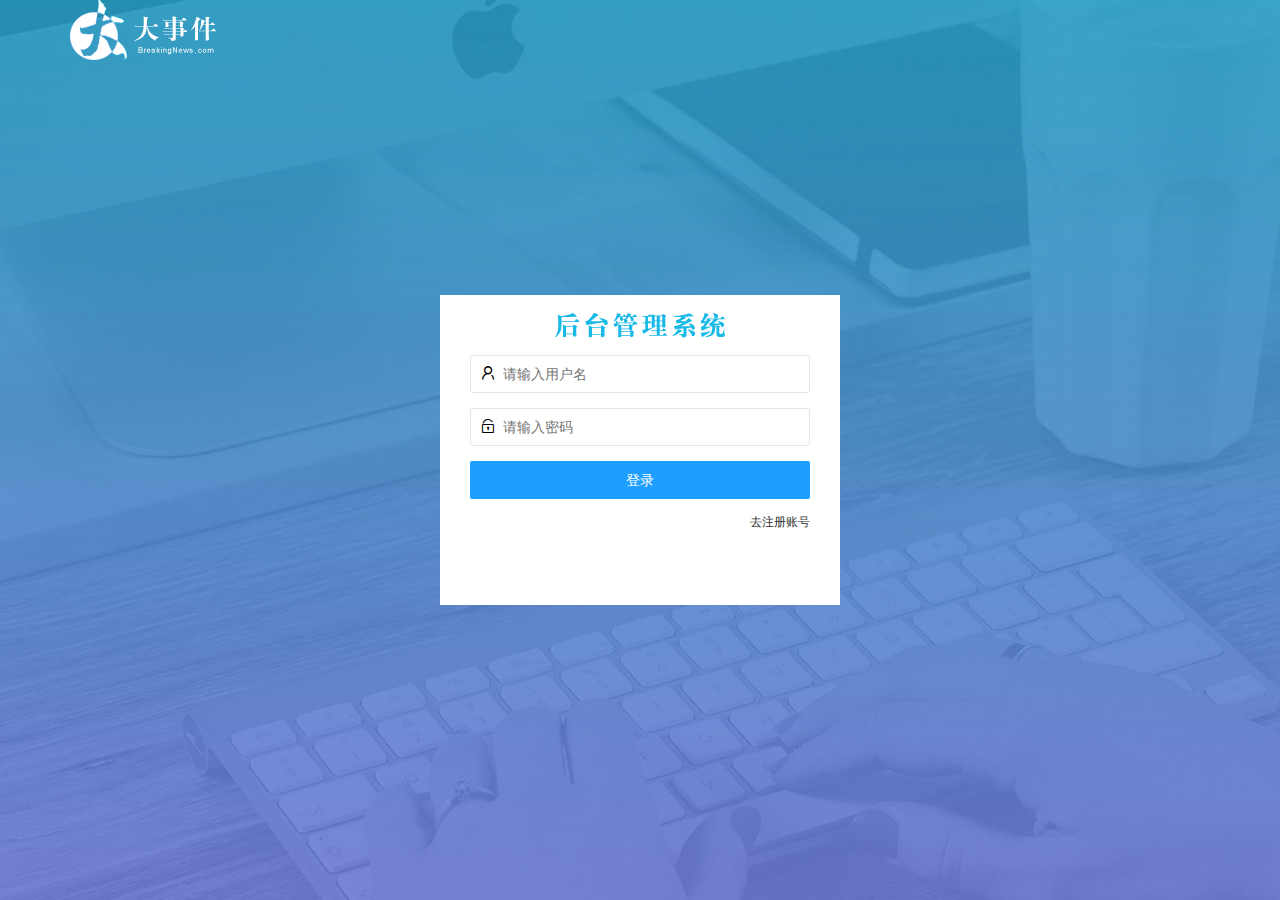
<file: login.html>
<!DOCTYPE html>
<html lang="en">

<head>
    <meta charset="UTF-8">
    <meta http-equiv="X-UA-Compatible" content="IE=edge">
    <meta name="viewport" content="width=device-width, initial-scale=1.0">
    <title>大事件-登录/注册</title>
    <!-- 导入layui的样式 -->
    <link rel="stylesheet" href="./assets/lib/layui/css/layui.css">
    <link rel="stylesheet" href="./css/login.css">
</head>

<body>
    <!-- 头部的 LOGO 区域 -->
    <div class="layui-main">
        <img src="/assets/images/logo.png" alt="" />
    </div>

    <!-- 登录注册区域 -->
    <div class="loginAndRegBox">
        <div class="title-box"></div>
        <!-- 登录的 div -->
        <div class="login-box">
            <!-- 登录的表单 -->
            <form class="layui-form" id="form_login">
                <!-- 用户名 -->
                <div class="layui-form-item">
                    <i class="layui-icon layui-icon-username"></i>
                    <input type="text" name="username" required lay-verify="required" placeholder="请输入用户名" autocomplete="off" class="layui-input" />
                </div>
                <!-- 密码 -->
                <div class="layui-form-item">
                    <i class="layui-icon layui-icon-password"></i>
                    <input type="password" name="password" required lay-verify="required|pwd" placeholder="请输入密码" autocomplete="off" class="layui-input" />
                </div>
                <!-- 登录按钮 -->
                <div class="layui-form-item">
                    <!-- 注意：表单提交按钮和普通按钮的区别，就是 lay-submit 属性 -->
                    <button class="layui-btn layui-btn-fluid layui-btn-normal" lay-submit>登录</button>
                </div>
                <div class="layui-form-item links">
                    <!-- javascript:; 防止点击a链接发生页面的跳转 -->
                    <a href="javascript:;" id="link_reg">去注册账号</a>
                </div>
            </form>

        </div>
        <!-- 注册的 div -->
        <div class="reg-box">
            <!-- 注册的div -->
            <div class="reg-box">
                <!-- 注册的表单 -->
                <form class="layui-form" id="form_reg">
                    <!-- 用户名 -->
                    <div class="layui-form-item">
                        <i class="layui-icon layui-icon-username"></i>
                        <input type="text" name="username" required lay-verify="required" placeholder="请输入用户名" autocomplete="off" class="layui-input" />
                    </div>
                    <!-- 密码 -->
                    <div class="layui-form-item">
                        <i class="layui-icon layui-icon-password"></i>
                        <input type="password" name="password" required lay-verify="required|pwd" placeholder="请输入密码" autocomplete="off" class="layui-input" />
                    </div>
                    <!-- 密码确认框 -->
                    <div class="layui-form-item">
                        <i class="layui-icon layui-icon-password"></i>
                        <input type="password" name="repassword" required lay-verify="required|pwd|repwd" placeholder="再次确认密码" autocomplete="off" class="layui-input" />
                    </div>
                    <!-- 注册按钮 -->
                    <div class="layui-form-item">
                        <!-- 注意：表单提交按钮和普通按钮的区别，就是 lay-submit 属性 -->
                        <button class="layui-btn layui-btn-fluid layui-btn-normal" lay-submit>注册</button>
                    </div>
                    <div class="layui-form-item links">
                        <a href="javascript:;" id="link_login">去登陆</a>
                    </div>
                </form>
            </div>
            <!-- 导入jquery -->
            <script src="./assets/lib/layui/layui.all.js"></script>
            <script src="./assets/lib/jquery.js"></script>
            <script src="./assets/js/baseAPI.js"></script>
            <script src="./assets/js/login.js"></script>

</body>

</html>
</file>
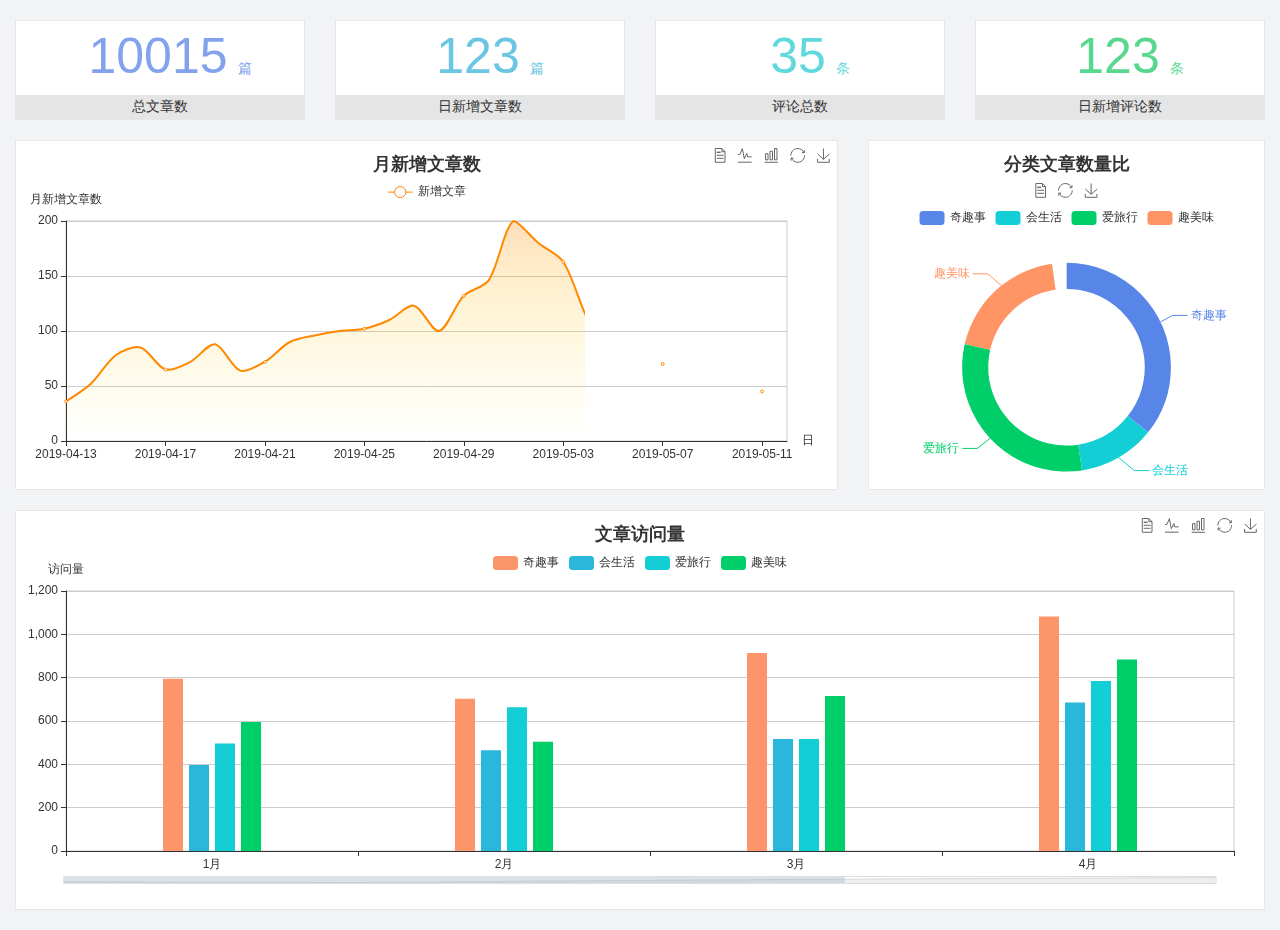
<file: home/dashboard.html>
<!DOCTYPE html>
<html lang="en">

<head>
  <meta charset="UTF-8">
  <meta name="viewport" content="width=device-width, initial-scale=1.0">
  <meta http-equiv="X-UA-Compatible" content="ie=edge">
  <title>图表统计</title>
  <link rel="stylesheet" href="../../assets/lib/bootstrap.css" />
  <link rel="stylesheet" href="../../assets/lib/main.css" />
  <script src="../../assets/lib/jquery.js"></script>
  <script type="text/javascript" src="../../assets/lib/echarts.min.js"></script>
</head>

<body>
  <div class="container-fluid">
    <div class="row spannel_list">
      <div class="col-sm-3 col-xs-6">
        <div class="spannel">
          <em>10015</em><span>篇</span>
          <b>总文章数</b>
        </div>
      </div>
      <div class="col-sm-3 col-xs-6">
        <div class="spannel scolor01">
          <em>123</em><span>篇</span>
          <b>日新增文章数</b>
        </div>
      </div>
      <div class="col-sm-3 col-xs-6">
        <div class="spannel scolor02">
          <em>35</em><span>条</span>
          <b>评论总数</b>
        </div>
      </div>
      <div class="col-sm-3 col-xs-6">
        <div class="spannel scolor03">
          <em>123</em><span>条</span>
          <b>日新增评论数</b>
        </div>
      </div>
    </div>
  </div>

  <div class="container-fluid">
    <div class="row curve-pie">
      <div class="col-lg-8 col-md-8">
        <div class="gragh_pannel" id="curve_show"></div>
      </div>
      <div class="col-lg-4 col-md-4">
        <div class="gragh_pannel" id="pie_show"></div>
      </div>
    </div>
  </div>

  <div class="container-fluid">
    <div class="column_pannel" id="column_show"></div>
  </div>

  <script>
    var oChart = echarts.init(document.getElementById('curve_show'));
    var aList_all = [
      { 'count': 36, 'date': '2019-04-13' },
      { 'count': 52, 'date': '2019-04-14' },
      { 'count': 78, 'date': '2019-04-15' },
      { 'count': 85, 'date': '2019-04-16' },
      { 'count': 65, 'date': '2019-04-17' },
      { 'count': 72, 'date': '2019-04-18' },
      { 'count': 88, 'date': '2019-04-19' },
      { 'count': 64, 'date': '2019-04-20' },
      { 'count': 72, 'date': '2019-04-21' },
      { 'count': 90, 'date': '2019-04-22' },
      { 'count': 96, 'date': '2019-04-23' },
      { 'count': 100, 'date': '2019-04-24' },
      { 'count': 102, 'date': '2019-04-25' },
      { 'count': 110, 'date': '2019-04-26' },
      { 'count': 123, 'date': '2019-04-27' },
      { 'count': 100, 'date': '2019-04-28' },
      { 'count': 132, 'date': '2019-04-29' },
      { 'count': 146, 'date': '2019-04-30' },
      { 'count': 200, 'date': '2019-05-01' },
      { 'count': 180, 'date': '2019-05-02' },
      { 'count': 163, 'date': '2019-05-03' },
      { 'count': 110, 'date': '2019-05-04' },
      { 'count': 80, 'date': '2019-05-05' },
      { 'count': 82, 'date': '2019-05-06' },
      { 'count': 70, 'date': '2019-05-07' },
      { 'count': 65, 'date': '2019-05-08' },
      { 'count': 54, 'date': '2019-05-09' },
      { 'count': 40, 'date': '2019-05-10' },
      { 'count': 45, 'date': '2019-05-11' },
      { 'count': 38, 'date': '2019-05-12' },
    ];

    let aCount = [];
    let aDate = [];

    for (var i = 0; i < aList_all.length; i++) {
      aCount.push(aList_all[i].count);
      aDate.push(aList_all[i].date);
    }

    var chartopt = {
      title: {
        text: '月新增文章数',
        left: 'center',
        top: '10'
      },
      tooltip: {
        trigger: 'axis'
      },
      legend: {
        data: ['新增文章'],
        top: '40'
      },
      toolbox: {
        show: true,
        feature: {
          mark: { show: true },
          dataView: { show: true, readOnly: false },
          magicType: { show: true, type: ['line', 'bar'] },
          restore: { show: true },
          saveAsImage: { show: true }
        }
      },
      calculable: true,
      xAxis: [
        {
          name: '日',
          type: 'category',
          boundaryGap: false,
          data: aDate
        }
      ],
      yAxis: [
        {
          name: '月新增文章数',
          type: 'value'
        }
      ],
      series: [
        {
          name: '新增文章',
          type: 'line',
          smooth: true,
          itemStyle: { normal: { areaStyle: { type: 'default' }, color: '#f80' }, lineStyle: { color: '#f80' } },
          data: aCount
        }],
      areaStyle: {
        normal: {
          color: new echarts.graphic.LinearGradient(0, 0, 0, 1, [{
            offset: 0,
            color: 'rgba(255,136,0,0.39)'
          }, {
            offset: .34,
            color: 'rgba(255,180,0,0.25)'
          }, {
            offset: 1,
            color: 'rgba(255,222,0,0.00)'
          }])

        }
      },
      grid: {
        show: true,
        x: 50,
        x2: 50,
        y: 80,
        height: 220
      }
    };

    oChart.setOption(chartopt);


    var oPie = echarts.init(document.getElementById('pie_show'));
    var oPieopt =
    {
      title: {
        top: 10,
        text: '分类文章数量比',
        x: 'center'
      },
      tooltip: {
        trigger: 'item',
        formatter: "{a} <br/>{b} : {c} ({d}%)"
      },
      color: ['#5885e8', '#13cfd5', '#00ce68', '#ff9565'],
      legend: {
        x: 'center',
        top: 65,
        data: ['奇趣事', '会生活', '爱旅行', '趣美味']
      },
      toolbox: {
        show: true,
        x: 'center',
        top: 35,
        feature: {
          mark: { show: true },
          dataView: { show: true, readOnly: false },
          magicType: {
            show: true,
            type: ['pie', 'funnel'],
            option: {
              funnel: {
                x: '25%',
                width: '50%',
                funnelAlign: 'left',
                max: 1548
              }
            }
          },
          restore: { show: true },
          saveAsImage: { show: true }
        }
      },
      calculable: true,
      series: [
        {
          name: '访问来源',
          type: 'pie',
          radius: ['45%', '60%'],
          center: ['50%', '65%'],
          data: [
            { value: 300, name: '奇趣事' },
            { value: 100, name: '会生活' },
            { value: 260, name: '爱旅行' },
            { value: 180, name: '趣美味' }
          ]
        }
      ]
    };
    oPie.setOption(oPieopt);



    var oColumn = this.echarts.init(document.getElementById('column_show'));
    var oColumnopt =
    {
      title: {
        text: '文章访问量',
        left: 'center',
        top: '10'
      },
      tooltip: {
        trigger: 'axis'
      },
      legend: {
        data: ['奇趣事', '会生活', '爱旅行', '趣美味'],
        top: '40'
      },
      toolbox: {
        show: true,
        feature: {
          mark: { show: true },
          dataView: { show: true, readOnly: false },
          magicType: { show: true, type: ['line', 'bar'] },
          restore: { show: true },
          saveAsImage: { show: true }
        }
      },
      calculable: true,
      xAxis: [
        {
          type: 'category',
          data: ['1月', '2月', '3月', '4月', '5月']
        }
      ],
      yAxis: [
        {
          name: '访问量',
          type: 'value'
        }
      ],
      series: [
        {
          name: '奇趣事',
          type: 'bar',
          barWidth: 20,
          itemStyle: {
            normal: { areaStyle: { type: 'default' }, color: '#fd956a' }
          },
          data: [800, 708, 920, 1090, 1200]
        },
        {
          name: '会生活',
          type: 'bar',
          barWidth: 20,
          itemStyle: {
            normal: { areaStyle: { type: 'default' }, color: '#2bb6db' }
          },
          data: [400, 468, 520, 690, 800]
        },
        {
          name: '爱旅行',
          type: 'bar',
          barWidth: 20,
          itemStyle: {
            normal: { areaStyle: { type: 'default' }, color: '#13cfd5' }
          },
          data: [500, 668, 520, 790, 900]
        },
        {
          name: '趣美味',
          type: 'bar',
          barWidth: 20,
          itemStyle: {
            normal: { areaStyle: { type: 'default' }, color: '#00ce68' }
          },
          data: [600, 508, 720, 890, 1000]
        }
      ],
      grid: {
        show: true,
        x: 50,
        x2: 30,
        y: 80,
        height: 260
      },
      dataZoom: [//给x轴设置滚动条
        {
          start: 0,//默认为0
          end: 100 - 1000 / 31,//默认为100
          type: 'slider',
          show: true,
          xAxisIndex: [0],
          handleSize: 0,//滑动条的 左右2个滑动条的大小
          height: 8,//组件高度
          left: 45, //左边的距离
          right: 50,//右边的距离
          bottom: 26,//右边的距离
          handleColor: '#ddd',//h滑动图标的颜色
          handleStyle: {
            borderColor: "#cacaca",
            borderWidth: "1",
            shadowBlur: 2,
            background: "#ddd",
            shadowColor: "#ddd",
          }
        }]
    };
    oColumn.setOption(oColumnopt);
  </script>
</body>

</html>
</file>
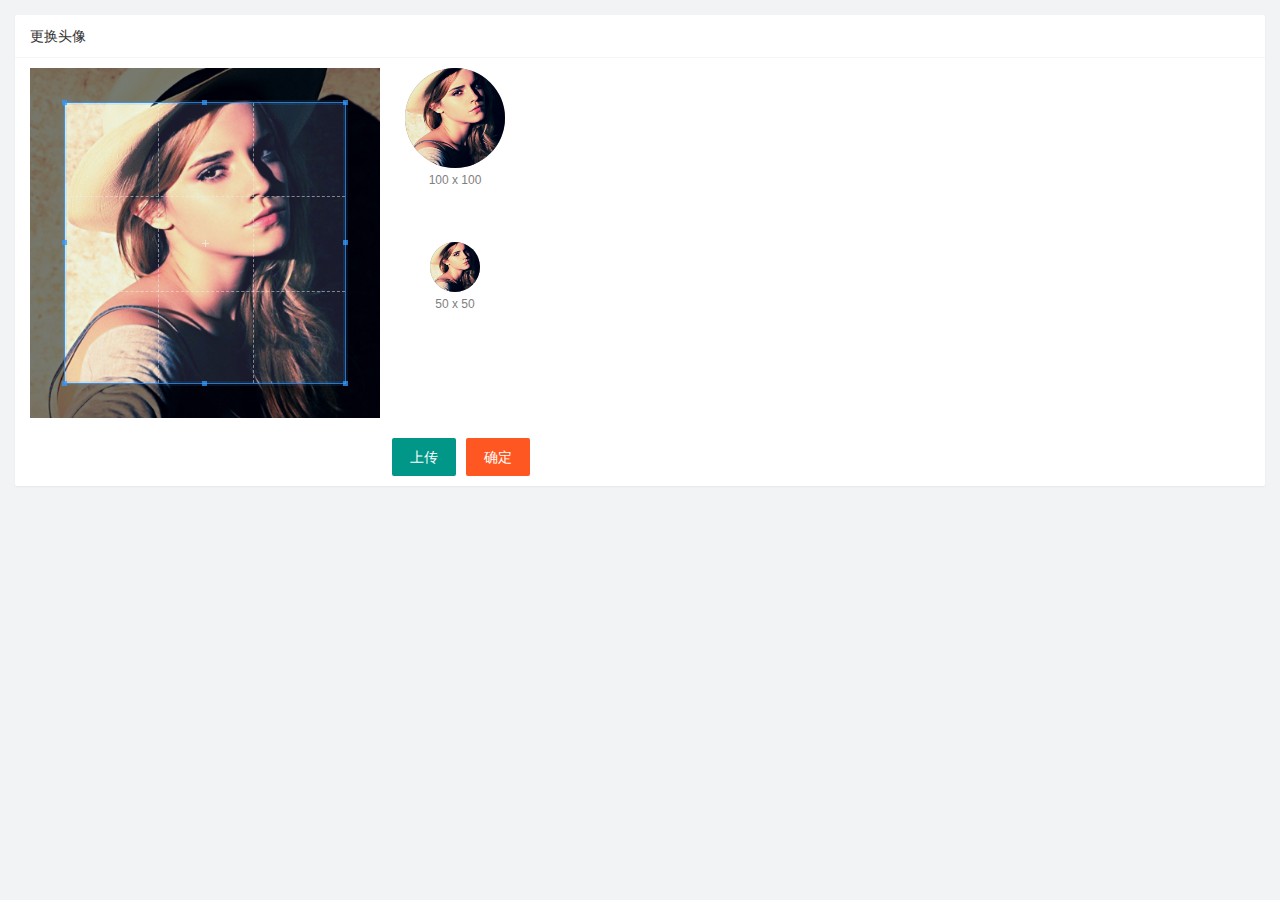
<file: user/user_avatar.html>
<!DOCTYPE html>
<html lang="en">

<head>
    <meta charset="UTF-8">
    <meta http-equiv="X-UA-Compatible" content="IE=edge">
    <meta name="viewport" content="width=device-width, initial-scale=1.0">
    <title>Document</title>
    <link rel="stylesheet" href="/assets/lib/layui/css/layui.css">
    <link rel="stylesheet" href="/assets/lib/cropper/cropper.css" />
    <link rel="stylesheet" href="/assets/css/user/user_avatar.css">
</head>

<body>
    <!-- 卡片区域 -->
    <div class="layui-card">
        <div class="layui-card-header">更换头像</div>
        <div class="layui-card-body">
            <!-- 第一行的图片裁剪和预览区域 -->
            <div class="row1">
                <!-- 图片裁剪区域 -->
                <div class="cropper-box">
                    <!-- 这个 img 标签很重要，将来会把它初始化为裁剪区域 -->
                    <img id="image" src="/assets/images/sample.jpg" />
                </div>
                <!-- 图片的预览区域 -->
                <div class="preview-box">
                    <div>
                        <!-- 宽高为 100px 的预览区域 -->
                        <div class="img-preview w100"></div>
                        <p class="size">100 x 100</p>
                    </div>
                    <div>
                        <!-- 宽高为 50px 的预览区域 -->
                        <div class="img-preview w50"></div>
                        <p class="size">50 x 50</p>
                    </div>
                </div>
            </div>

            <!-- 第二行的按钮区域 -->
            <div class="row2">
                <!-- 通过accept 属性 可以允许用户选择什么类型的图片 -->
                <input type="file" id="file" accept="image/png,image/jpeg">
                <button type="button" class="layui-btn" id="btnChooseImage">上传</button>
                <button type="button" class="layui-btn layui-btn-danger" id="btnUpload">确定</button>
            </div>
        </div>
    </div>
    <script src="/assets/lib/layui/layui.all.js"></script>
    <script src="/assets/lib/jquery.js"></script>
    <script src="/assets/lib/cropper/Cropper.js"></script>
    <script src="/assets/lib/cropper/jquery-cropper.js"></script>
    <script src="/assets/js/baseAPI.js"></script>
    <script src="/assets/js/user/user_avatar.js"></script>
</body>

</html>
</file>
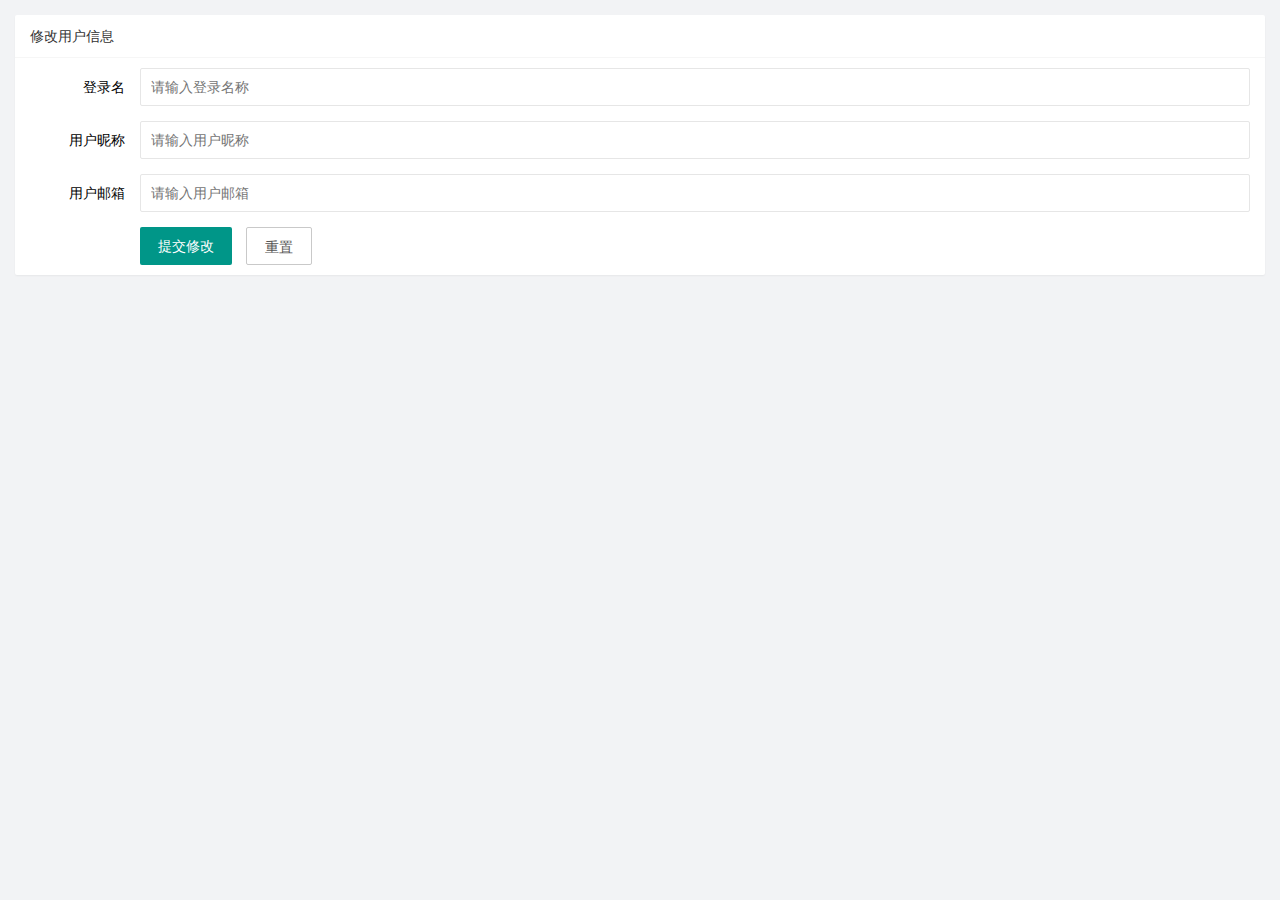
<file: user/user_info.html>
<!DOCTYPE html>
<html lang="en">

<head>
    <meta charset="UTF-8">
    <meta http-equiv="X-UA-Compatible" content="IE=edge">
    <meta name="viewport" content="width=device-width, initial-scale=1.0">
    <title>Document</title>
    <link rel="stylesheet" href="/assets/lib/layui/css/layui.css">
    <!-- 导入自己的样式 -->
    <link rel="stylesheet" href="/assets/css/user/user_info.css">
</head>

<body>
    <!-- 卡片区域 -->
    <div class="layui-card">
        <div class="layui-card-header">修改用户信息</div>
        <div class="layui-card-body">
            <!-- form 表单区域 -->
            <form class="layui-form" lay-filter="formUserInfo">
                <!-- 这是隐藏域 -->
                <input type="hidden" name="id" value="" />
                <div class="layui-form-item">
                    <label class="layui-form-label">登录名</label>
                    <div class="layui-input-block">
                        <input type="text" name="username" required lay-verify="required" placeholder="请输入登录名称" autocomplete="off" class="layui-input" readonly>
                    </div>
                </div>
                <div class="layui-form-item">
                    <label class="layui-form-label">用户昵称</label>
                    <div class="layui-input-block">
                        <input type="text" name="nickname" required lay-verify="required|nickname" placeholder="请输入用户昵称" autocomplete="off" class="layui-input">
                    </div>
                </div>
                <div class="layui-form-item">
                    <label class="layui-form-label">用户邮箱</label>
                    <div class="layui-input-block">
                        <input type="text" name="email" required lay-verify="required|email" placeholder="请输入用户邮箱" autocomplete="off" class="layui-input">
                    </div>
                </div>
                <div class="layui-input-block">
                    <button class="layui-btn" lay-submit lay-filter="formDemo">提交修改</button>
                    <button type="reset" class="layui-btn layui-btn-primary" id="btnRest">重置</button>
                </div>
            </form>
        </div>
    </div>
    <script src="/assets/lib/layui/layui.all.js"></script>
    <script src="/assets/lib/jquery.js"></script>
    <script src="/assets/js/baseAPI.js"></script>
    <script src="/assets/js/user/user_info.js"></script>
</body>

</html>
</file>
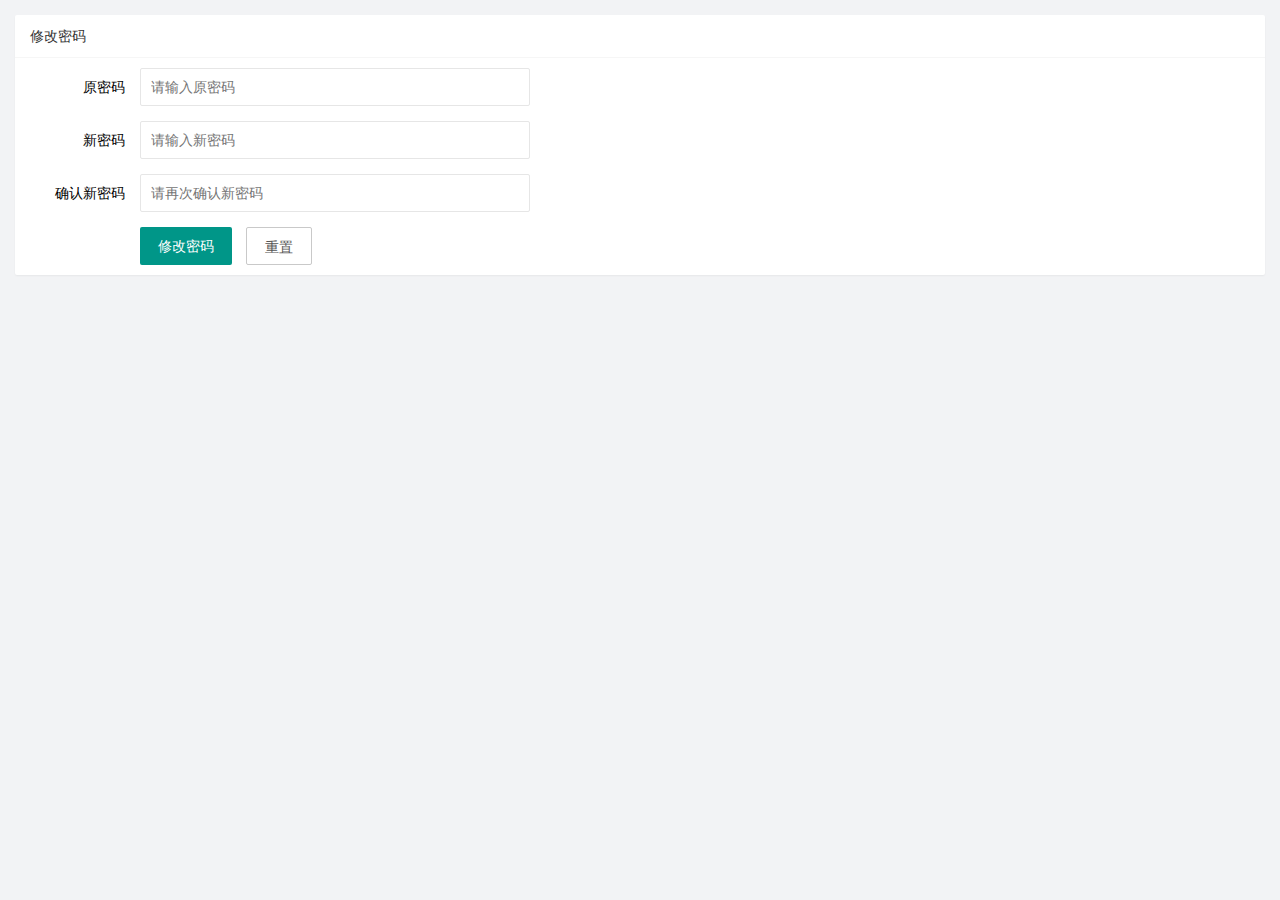
<file: user/user_pwd.html>
<!DOCTYPE html>
<html lang="en">

<head>
    <meta charset="UTF-8">
    <meta http-equiv="X-UA-Compatible" content="IE=edge">
    <meta name="viewport" content="width=device-width, initial-scale=1.0">
    <title>Document</title>
    <link rel="stylesheet" href="/assets/lib/layui/css/layui.css">
    <link rel="stylesheet" href="/assets/css/user/user_pwd.css">
</head>

<body>
    <div class="layui-card">
        <div class="layui-card-header">修改密码</div>
        <div class="layui-card-body">
            <form class="layui-form">
                <div class="layui-form-item">
                    <label class="layui-form-label">原密码</label>
                    <div class="layui-input-block">
                        <input type="password" name="oldPwd" required lay-verify="required|pwd" placeholder="请输入原密码" autocomplete="off" class="layui-input">
                    </div>
                </div>
                <div class="layui-form-item">
                    <label class="layui-form-label">新密码</label>
                    <div class="layui-input-block">
                        <input type="password" name="newPwd" required lay-verify="required|pwd|samePwd" placeholder="请输入新密码" autocomplete="off" class="layui-input">
                    </div>
                </div>
                <div class="layui-form-item">
                    <label class="layui-form-label">确认新密码</label>
                    <div class="layui-input-block">
                        <input type="password" name="rePwd" required lay-verify="required|pwd|rePwd" placeholder="请再次确认新密码" autocomplete="off" class="layui-input">
                    </div>
                </div>
                <div class="layui-input-block">
                    <button class="layui-btn" lay-submit lay-filter="formDemo">修改密码</button>
                    <button type="reset" class="layui-btn layui-btn-primary">重置</button>
                </div>
            </form>
        </div>
    </div>

    <script src="/assets/lib/layui/layui.all.js"></script>
    <script src="/assets/lib/jquery.js"></script>
    <script src="/assets/js/baseAPI.js"></script>
    <script src="/assets/js/user/user_pwd.js"></script>
</body>

</html>
</file>
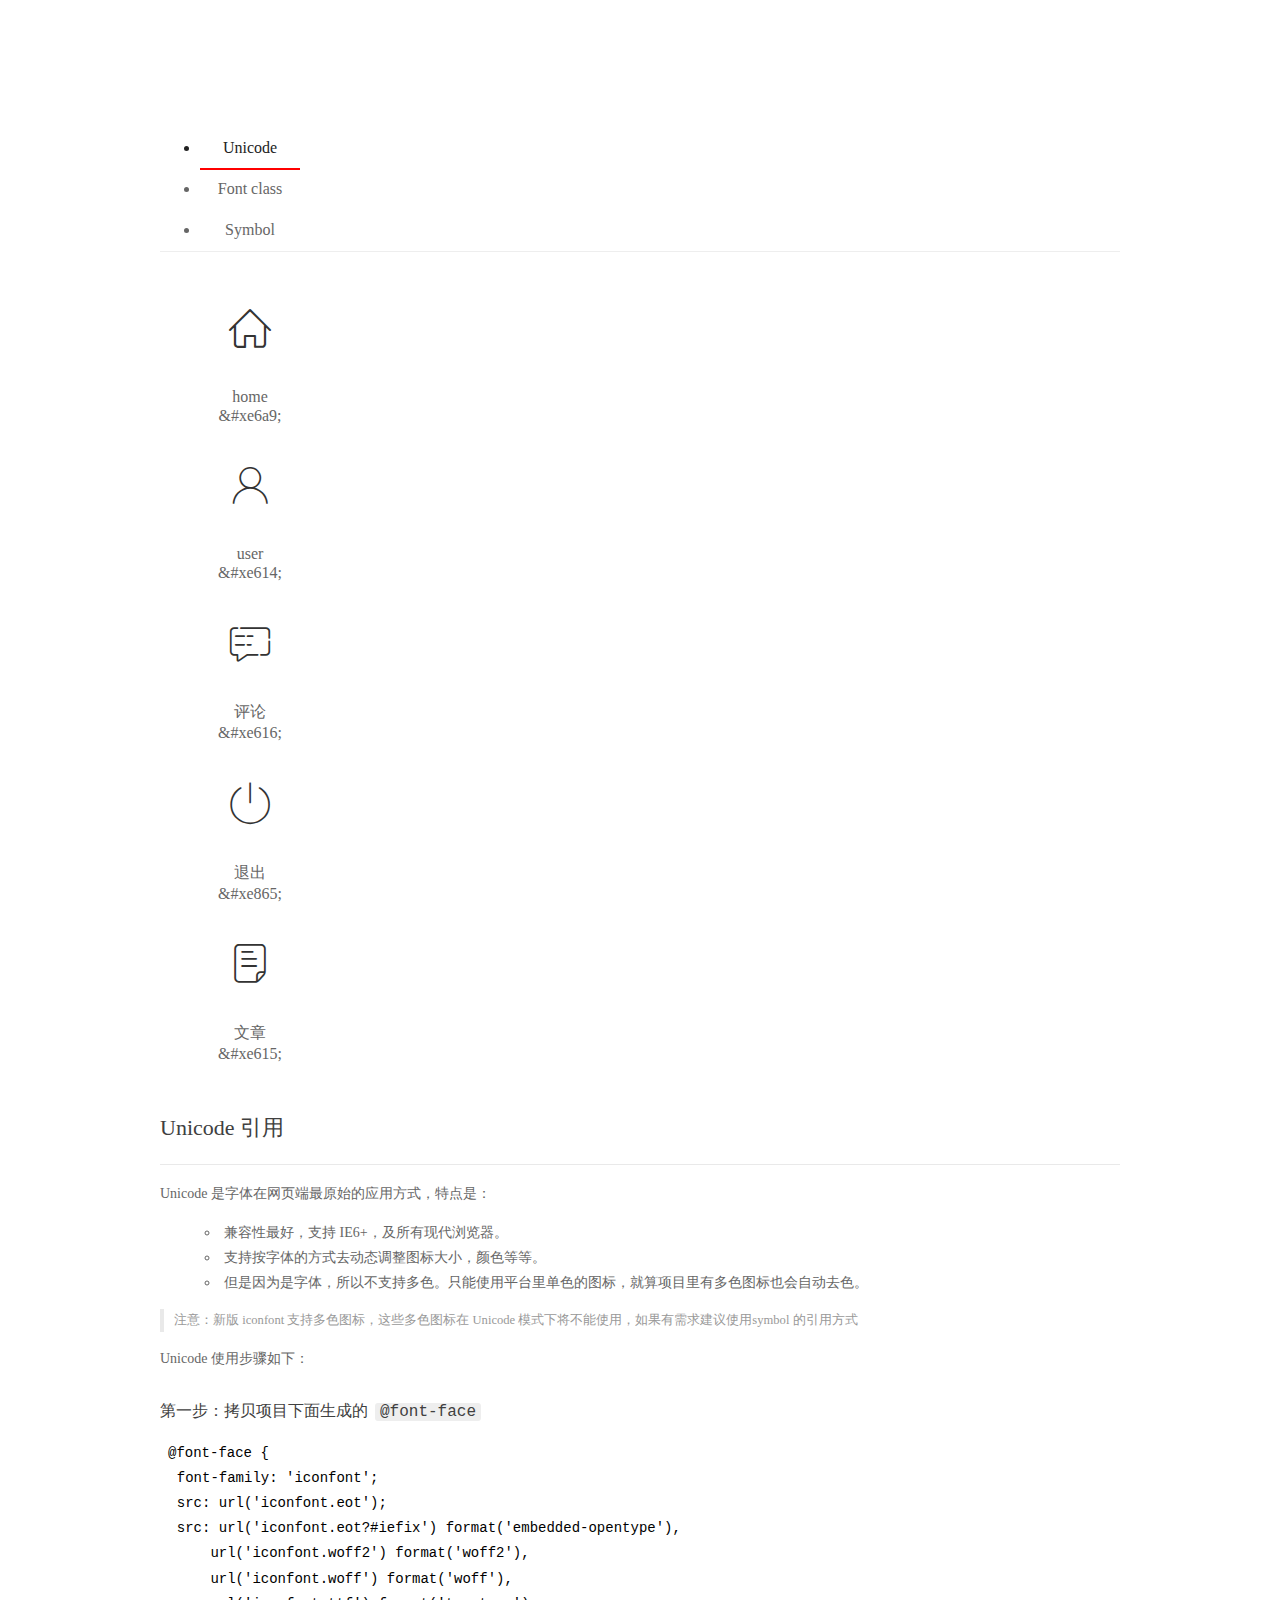
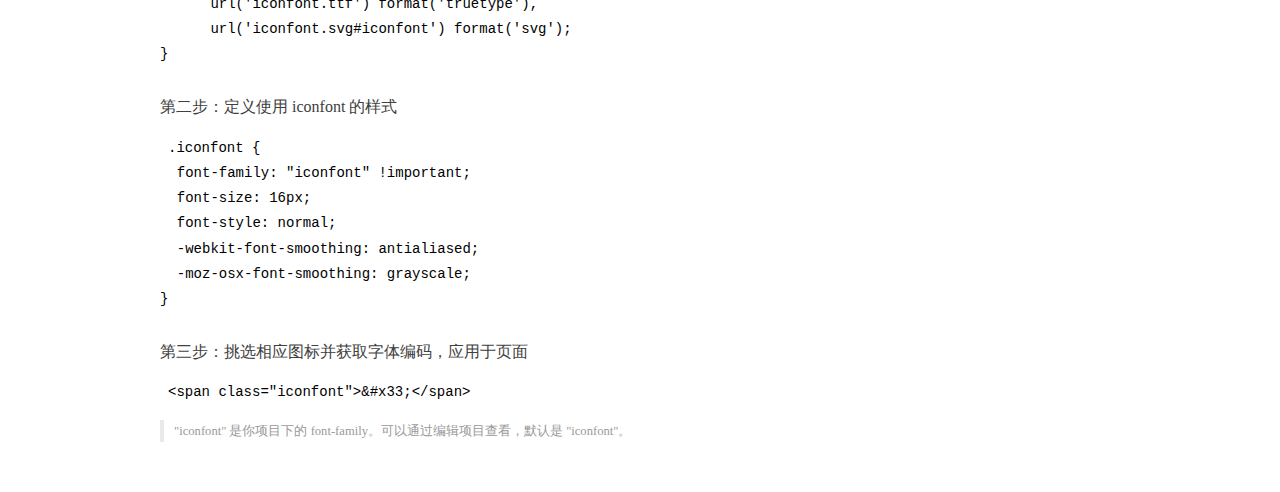
<file: assets/fonts/demo_index.html>
<!DOCTYPE html>
<html>
<head>
  <meta charset="utf-8"/>
  <title>IconFont Demo</title>
  <link rel="shortcut icon" href="https://gtms04.alicdn.com/tps/i4/TB1_oz6GVXXXXaFXpXXJDFnIXXX-64-64.ico" type="image/x-icon"/>
  <link rel="stylesheet" href="https://g.alicdn.com/thx/cube/1.3.2/cube.min.css">
  <link rel="stylesheet" href="demo.css">
  <link rel="stylesheet" href="iconfont.css">
  <script src="iconfont.js"></script>
  <!-- jQuery -->
  <script src="https://a1.alicdn.com/oss/uploads/2018/12/26/7bfddb60-08e8-11e9-9b04-53e73bb6408b.js"></script>
  <!-- 代码高亮 -->
  <script src="https://a1.alicdn.com/oss/uploads/2018/12/26/a3f714d0-08e6-11e9-8a15-ebf944d7534c.js"></script>
</head>
<body>
  <div class="main">
    <h1 class="logo"><a href="https://www.iconfont.cn/" title="iconfont 首页" target="_blank">&#xe86b;</a></h1>
    <div class="nav-tabs">
      <ul id="tabs" class="dib-box">
        <li class="dib active"><span>Unicode</span></li>
        <li class="dib"><span>Font class</span></li>
        <li class="dib"><span>Symbol</span></li>
      </ul>
      
    </div>
    <div class="tab-container">
      <div class="content unicode" style="display: block;">
          <ul class="icon_lists dib-box">
          
            <li class="dib">
              <span class="icon iconfont">&#xe6a9;</span>
                <div class="name">home</div>
                <div class="code-name">&amp;#xe6a9;</div>
              </li>
          
            <li class="dib">
              <span class="icon iconfont">&#xe614;</span>
                <div class="name">user</div>
                <div class="code-name">&amp;#xe614;</div>
              </li>
          
            <li class="dib">
              <span class="icon iconfont">&#xe616;</span>
                <div class="name">评论</div>
                <div class="code-name">&amp;#xe616;</div>
              </li>
          
            <li class="dib">
              <span class="icon iconfont">&#xe865;</span>
                <div class="name">退出</div>
                <div class="code-name">&amp;#xe865;</div>
              </li>
          
            <li class="dib">
              <span class="icon iconfont">&#xe615;</span>
                <div class="name">文章</div>
                <div class="code-name">&amp;#xe615;</div>
              </li>
          
          </ul>
          <div class="article markdown">
          <h2 id="unicode-">Unicode 引用</h2>
          <hr>

          <p>Unicode 是字体在网页端最原始的应用方式，特点是：</p>
          <ul>
            <li>兼容性最好，支持 IE6+，及所有现代浏览器。</li>
            <li>支持按字体的方式去动态调整图标大小，颜色等等。</li>
            <li>但是因为是字体，所以不支持多色。只能使用平台里单色的图标，就算项目里有多色图标也会自动去色。</li>
          </ul>
          <blockquote>
            <p>注意：新版 iconfont 支持多色图标，这些多色图标在 Unicode 模式下将不能使用，如果有需求建议使用symbol 的引用方式</p>
          </blockquote>
          <p>Unicode 使用步骤如下：</p>
          <h3 id="-font-face">第一步：拷贝项目下面生成的 <code>@font-face</code></h3>
<pre><code class="language-css"
>@font-face {
  font-family: 'iconfont';
  src: url('iconfont.eot');
  src: url('iconfont.eot?#iefix') format('embedded-opentype'),
      url('iconfont.woff2') format('woff2'),
      url('iconfont.woff') format('woff'),
      url('iconfont.ttf') format('truetype'),
      url('iconfont.svg#iconfont') format('svg');
}
</code></pre>
          <h3 id="-iconfont-">第二步：定义使用 iconfont 的样式</h3>
<pre><code class="language-css"
>.iconfont {
  font-family: "iconfont" !important;
  font-size: 16px;
  font-style: normal;
  -webkit-font-smoothing: antialiased;
  -moz-osx-font-smoothing: grayscale;
}
</code></pre>
          <h3 id="-">第三步：挑选相应图标并获取字体编码，应用于页面</h3>
<pre>
<code class="language-html"
>&lt;span class="iconfont"&gt;&amp;#x33;&lt;/span&gt;
</code></pre>
          <blockquote>
            <p>"iconfont" 是你项目下的 font-family。可以通过编辑项目查看，默认是 "iconfont"。</p>
          </blockquote>
          </div>
      </div>
      <div class="content font-class">
        <ul class="icon_lists dib-box">
          
          <li class="dib">
            <span class="icon iconfont icon-home"></span>
            <div class="name">
              home
            </div>
            <div class="code-name">.icon-home
            </div>
          </li>
          
          <li class="dib">
            <span class="icon iconfont icon-user"></span>
            <div class="name">
              user
            </div>
            <div class="code-name">.icon-user
            </div>
          </li>
          
          <li class="dib">
            <span class="icon iconfont icon-pinglun"></span>
            <div class="name">
              评论
            </div>
            <div class="code-name">.icon-pinglun
            </div>
          </li>
          
          <li class="dib">
            <span class="icon iconfont icon-tuichu"></span>
            <div class="name">
              退出
            </div>
            <div class="code-name">.icon-tuichu
            </div>
          </li>
          
          <li class="dib">
            <span class="icon iconfont icon-16"></span>
            <div class="name">
              文章
            </div>
            <div class="code-name">.icon-16
            </div>
          </li>
          
        </ul>
        <div class="article markdown">
        <h2 id="font-class-">font-class 引用</h2>
        <hr>

        <p>font-class 是 Unicode 使用方式的一种变种，主要是解决 Unicode 书写不直观，语意不明确的问题。</p>
        <p>与 Unicode 使用方式相比，具有如下特点：</p>
        <ul>
          <li>兼容性良好，支持 IE8+，及所有现代浏览器。</li>
          <li>相比于 Unicode 语意明确，书写更直观。可以很容易分辨这个 icon 是什么。</li>
          <li>因为使用 class 来定义图标，所以当要替换图标时，只需要修改 class 里面的 Unicode 引用。</li>
          <li>不过因为本质上还是使用的字体，所以多色图标还是不支持的。</li>
        </ul>
        <p>使用步骤如下：</p>
        <h3 id="-fontclass-">第一步：引入项目下面生成的 fontclass 代码：</h3>
<pre><code class="language-html">&lt;link rel="stylesheet" href="./iconfont.css"&gt;
</code></pre>
        <h3 id="-">第二步：挑选相应图标并获取类名，应用于页面：</h3>
<pre><code class="language-html">&lt;span class="iconfont icon-xxx"&gt;&lt;/span&gt;
</code></pre>
        <blockquote>
          <p>"
            iconfont" 是你项目下的 font-family。可以通过编辑项目查看，默认是 "iconfont"。</p>
        </blockquote>
      </div>
      </div>
      <div class="content symbol">
          <ul class="icon_lists dib-box">
          
            <li class="dib">
                <svg class="icon svg-icon" aria-hidden="true">
                  <use xlink:href="#icon-home"></use>
                </svg>
                <div class="name">home</div>
                <div class="code-name">#icon-home</div>
            </li>
          
            <li class="dib">
                <svg class="icon svg-icon" aria-hidden="true">
                  <use xlink:href="#icon-user"></use>
                </svg>
                <div class="name">user</div>
                <div class="code-name">#icon-user</div>
            </li>
          
            <li class="dib">
                <svg class="icon svg-icon" aria-hidden="true">
                  <use xlink:href="#icon-pinglun"></use>
                </svg>
                <div class="name">评论</div>
                <div class="code-name">#icon-pinglun</div>
            </li>
          
            <li class="dib">
                <svg class="icon svg-icon" aria-hidden="true">
                  <use xlink:href="#icon-tuichu"></use>
                </svg>
                <div class="name">退出</div>
                <div class="code-name">#icon-tuichu</div>
            </li>
          
            <li class="dib">
                <svg class="icon svg-icon" aria-hidden="true">
                  <use xlink:href="#icon-16"></use>
                </svg>
                <div class="name">文章</div>
                <div class="code-name">#icon-16</div>
            </li>
          
          </ul>
          <div class="article markdown">
          <h2 id="symbol-">Symbol 引用</h2>
          <hr>

          <p>这是一种全新的使用方式，应该说这才是未来的主流，也是平台目前推荐的用法。相关介绍可以参考这篇<a href="">文章</a>
            这种用法其实是做了一个 SVG 的集合，与另外两种相比具有如下特点：</p>
          <ul>
            <li>支持多色图标了，不再受单色限制。</li>
            <li>通过一些技巧，支持像字体那样，通过 <code>font-size</code>, <code>color</code> 来调整样式。</li>
            <li>兼容性较差，支持 IE9+，及现代浏览器。</li>
            <li>浏览器渲染 SVG 的性能一般，还不如 png。</li>
          </ul>
          <p>使用步骤如下：</p>
          <h3 id="-symbol-">第一步：引入项目下面生成的 symbol 代码：</h3>
<pre><code class="language-html">&lt;script src="./iconfont.js"&gt;&lt;/script&gt;
</code></pre>
          <h3 id="-css-">第二步：加入通用 CSS 代码（引入一次就行）：</h3>
<pre><code class="language-html">&lt;style&gt;
.icon {
  width: 1em;
  height: 1em;
  vertical-align: -0.15em;
  fill: currentColor;
  overflow: hidden;
}
&lt;/style&gt;
</code></pre>
          <h3 id="-">第三步：挑选相应图标并获取类名，应用于页面：</h3>
<pre><code class="language-html">&lt;svg class="icon" aria-hidden="true"&gt;
  &lt;use xlink:href="#icon-xxx"&gt;&lt;/use&gt;
&lt;/svg&gt;
</code></pre>
          </div>
      </div>

    </div>
  </div>
  <script>
  $(document).ready(function () {
      $('.tab-container .content:first').show()

      $('#tabs li').click(function (e) {
        var tabContent = $('.tab-container .content')
        var index = $(this).index()

        if ($(this).hasClass('active')) {
          return
        } else {
          $('#tabs li').removeClass('active')
          $(this).addClass('active')

          tabContent.hide().eq(index).fadeIn()
        }
      })
    })
  </script>
</body>
</html>
</file>
<file: assets/lib/layui/css/layui.css>
/** layui-v2.5.5 MIT License By https://www.layui.com */
 .layui-inline,img{display:inline-block;vertical-align:middle}h1,h2,h3,h4,h5,h6{font-weight:400}.layui-edge,.layui-header,.layui-inline,.layui-main{position:relative}.layui-body,.layui-edge,.layui-elip{overflow:hidden}.layui-btn,.layui-edge,.layui-inline,img{vertical-align:middle}.layui-btn,.layui-disabled,.layui-icon,.layui-unselect{-moz-user-select:none;-webkit-user-select:none;-ms-user-select:none}.layui-elip,.layui-form-checkbox span,.layui-form-pane .layui-form-label{text-overflow:ellipsis;white-space:nowrap}.layui-breadcrumb,.layui-tree-btnGroup{visibility:hidden}blockquote,body,button,dd,div,dl,dt,form,h1,h2,h3,h4,h5,h6,input,li,ol,p,pre,td,textarea,th,ul{margin:0;padding:0;-webkit-tap-highlight-color:rgba(0,0,0,0)}a:active,a:hover{outline:0}img{border:none}li{list-style:none}table{border-collapse:collapse;border-spacing:0}h4,h5,h6{font-size:100%}button,input,optgroup,option,select,textarea{font-family:inherit;font-size:inherit;font-style:inherit;font-weight:inherit;outline:0}pre{white-space:pre-wrap;white-space:-moz-pre-wrap;white-space:-pre-wrap;white-space:-o-pre-wrap;word-wrap:break-word}body{line-height:24px;font:14px Helvetica Neue,Helvetica,PingFang SC,Tahoma,Arial,sans-serif}hr{height:1px;margin:10px 0;border:0;clear:both}a{color:#333;text-decoration:none}a:hover{color:#777}a cite{font-style:normal;*cursor:pointer}.layui-border-box,.layui-border-box *{box-sizing:border-box}.layui-box,.layui-box *{box-sizing:content-box}.layui-clear{clear:both;*zoom:1}.layui-clear:after{content:'\20';clear:both;*zoom:1;display:block;height:0}.layui-inline{*display:inline;*zoom:1}.layui-edge{display:inline-block;width:0;height:0;border-width:6px;border-style:dashed;border-color:transparent}.layui-edge-top{top:-4px;border-bottom-color:#999;border-bottom-style:solid}.layui-edge-right{border-left-color:#999;border-left-style:solid}.layui-edge-bottom{top:2px;border-top-color:#999;border-top-style:solid}.layui-edge-left{border-right-color:#999;border-right-style:solid}.layui-disabled,.layui-disabled:hover{color:#d2d2d2!important;cursor:not-allowed!important}.layui-circle{border-radius:100%}.layui-show{display:block!important}.layui-hide{display:none!important}@font-face{font-family:layui-icon;src:url(../font/iconfont.eot?v=250);src:url(../font/iconfont.eot?v=250#iefix) format('embedded-opentype'),url(../font/iconfont.woff2?v=250) format('woff2'),url(../font/iconfont.woff?v=250) format('woff'),url(../font/iconfont.ttf?v=250) format('truetype'),url(../font/iconfont.svg?v=250#layui-icon) format('svg')}.layui-icon{font-family:layui-icon!important;font-size:16px;font-style:normal;-webkit-font-smoothing:antialiased;-moz-osx-font-smoothing:grayscale}.layui-icon-reply-fill:before{content:"\e611"}.layui-icon-set-fill:before{content:"\e614"}.layui-icon-menu-fill:before{content:"\e60f"}.layui-icon-search:before{content:"\e615"}.layui-icon-share:before{content:"\e641"}.layui-icon-set-sm:before{content:"\e620"}.layui-icon-engine:before{content:"\e628"}.layui-icon-close:before{content:"\1006"}.layui-icon-close-fill:before{content:"\1007"}.layui-icon-chart-screen:before{content:"\e629"}.layui-icon-star:before{content:"\e600"}.layui-icon-circle-dot:before{content:"\e617"}.layui-icon-chat:before{content:"\e606"}.layui-icon-release:before{content:"\e609"}.layui-icon-list:before{content:"\e60a"}.layui-icon-chart:before{content:"\e62c"}.layui-icon-ok-circle:before{content:"\1005"}.layui-icon-layim-theme:before{content:"\e61b"}.layui-icon-table:before{content:"\e62d"}.layui-icon-right:before{content:"\e602"}.layui-icon-left:before{content:"\e603"}.layui-icon-cart-simple:before{content:"\e698"}.layui-icon-face-cry:before{content:"\e69c"}.layui-icon-face-smile:before{content:"\e6af"}.layui-icon-survey:before{content:"\e6b2"}.layui-icon-tree:before{content:"\e62e"}.layui-icon-upload-circle:before{content:"\e62f"}.layui-icon-add-circle:before{content:"\e61f"}.layui-icon-download-circle:before{content:"\e601"}.layui-icon-templeate-1:before{content:"\e630"}.layui-icon-util:before{content:"\e631"}.layui-icon-face-surprised:before{content:"\e664"}.layui-icon-edit:before{content:"\e642"}.layui-icon-speaker:before{content:"\e645"}.layui-icon-down:before{content:"\e61a"}.layui-icon-file:before{content:"\e621"}.layui-icon-layouts:before{content:"\e632"}.layui-icon-rate-half:before{content:"\e6c9"}.layui-icon-add-circle-fine:before{content:"\e608"}.layui-icon-prev-circle:before{content:"\e633"}.layui-icon-read:before{content:"\e705"}.layui-icon-404:before{content:"\e61c"}.layui-icon-carousel:before{content:"\e634"}.layui-icon-help:before{content:"\e607"}.layui-icon-code-circle:before{content:"\e635"}.layui-icon-water:before{content:"\e636"}.layui-icon-username:before{content:"\e66f"}.layui-icon-find-fill:before{content:"\e670"}.layui-icon-about:before{content:"\e60b"}.layui-icon-location:before{content:"\e715"}.layui-icon-up:before{content:"\e619"}.layui-icon-pause:before{content:"\e651"}.layui-icon-date:before{content:"\e637"}.layui-icon-layim-uploadfile:before{content:"\e61d"}.layui-icon-delete:before{content:"\e640"}.layui-icon-play:before{content:"\e652"}.layui-icon-top:before{content:"\e604"}.layui-icon-friends:before{content:"\e612"}.layui-icon-refresh-3:before{content:"\e9aa"}.layui-icon-ok:before{content:"\e605"}.layui-icon-layer:before{content:"\e638"}.layui-icon-face-smile-fine:before{content:"\e60c"}.layui-icon-dollar:before{content:"\e659"}.layui-icon-group:before{content:"\e613"}.layui-icon-layim-download:before{content:"\e61e"}.layui-icon-picture-fine:before{content:"\e60d"}.layui-icon-link:before{content:"\e64c"}.layui-icon-diamond:before{content:"\e735"}.layui-icon-log:before{content:"\e60e"}.layui-icon-rate-solid:before{content:"\e67a"}.layui-icon-fonts-del:before{content:"\e64f"}.layui-icon-unlink:before{content:"\e64d"}.layui-icon-fonts-clear:before{content:"\e639"}.layui-icon-triangle-r:before{content:"\e623"}.layui-icon-circle:before{content:"\e63f"}.layui-icon-radio:before{content:"\e643"}.layui-icon-align-center:before{content:"\e647"}.layui-icon-align-right:before{content:"\e648"}.layui-icon-align-left:before{content:"\e649"}.layui-icon-loading-1:before{content:"\e63e"}.layui-icon-return:before{content:"\e65c"}.layui-icon-fonts-strong:before{content:"\e62b"}.layui-icon-upload:before{content:"\e67c"}.layui-icon-dialogue:before{content:"\e63a"}.layui-icon-video:before{content:"\e6ed"}.layui-icon-headset:before{content:"\e6fc"}.layui-icon-cellphone-fine:before{content:"\e63b"}.layui-icon-add-1:before{content:"\e654"}.layui-icon-face-smile-b:before{content:"\e650"}.layui-icon-fonts-html:before{content:"\e64b"}.layui-icon-form:before{content:"\e63c"}.layui-icon-cart:before{content:"\e657"}.layui-icon-camera-fill:before{content:"\e65d"}.layui-icon-tabs:before{content:"\e62a"}.layui-icon-fonts-code:before{content:"\e64e"}.layui-icon-fire:before{content:"\e756"}.layui-icon-set:before{content:"\e716"}.layui-icon-fonts-u:before{content:"\e646"}.layui-icon-triangle-d:before{content:"\e625"}.layui-icon-tips:before{content:"\e702"}.layui-icon-picture:before{content:"\e64a"}.layui-icon-more-vertical:before{content:"\e671"}.layui-icon-flag:before{content:"\e66c"}.layui-icon-loading:before{content:"\e63d"}.layui-icon-fonts-i:before{content:"\e644"}.layui-icon-refresh-1:before{content:"\e666"}.layui-icon-rmb:before{content:"\e65e"}.layui-icon-home:before{content:"\e68e"}.layui-icon-user:before{content:"\e770"}.layui-icon-notice:before{content:"\e667"}.layui-icon-login-weibo:before{content:"\e675"}.layui-icon-voice:before{content:"\e688"}.layui-icon-upload-drag:before{content:"\e681"}.layui-icon-login-qq:before{content:"\e676"}.layui-icon-snowflake:before{content:"\e6b1"}.layui-icon-file-b:before{content:"\e655"}.layui-icon-template:before{content:"\e663"}.layui-icon-auz:before{content:"\e672"}.layui-icon-console:before{content:"\e665"}.layui-icon-app:before{content:"\e653"}.layui-icon-prev:before{content:"\e65a"}.layui-icon-website:before{content:"\e7ae"}.layui-icon-next:before{content:"\e65b"}.layui-icon-component:before{content:"\e857"}.layui-icon-more:before{content:"\e65f"}.layui-icon-login-wechat:before{content:"\e677"}.layui-icon-shrink-right:before{content:"\e668"}.layui-icon-spread-left:before{content:"\e66b"}.layui-icon-camera:before{content:"\e660"}.layui-icon-note:before{content:"\e66e"}.layui-icon-refresh:before{content:"\e669"}.layui-icon-female:before{content:"\e661"}.layui-icon-male:before{content:"\e662"}.layui-icon-password:before{content:"\e673"}.layui-icon-senior:before{content:"\e674"}.layui-icon-theme:before{content:"\e66a"}.layui-icon-tread:before{content:"\e6c5"}.layui-icon-praise:before{content:"\e6c6"}.layui-icon-star-fill:before{content:"\e658"}.layui-icon-rate:before{content:"\e67b"}.layui-icon-template-1:before{content:"\e656"}.layui-icon-vercode:before{content:"\e679"}.layui-icon-cellphone:before{content:"\e678"}.layui-icon-screen-full:before{content:"\e622"}.layui-icon-screen-restore:before{content:"\e758"}.layui-icon-cols:before{content:"\e610"}.layui-icon-export:before{content:"\e67d"}.layui-icon-print:before{content:"\e66d"}.layui-icon-slider:before{content:"\e714"}.layui-icon-addition:before{content:"\e624"}.layui-icon-subtraction:before{content:"\e67e"}.layui-icon-service:before{content:"\e626"}.layui-icon-transfer:before{content:"\e691"}.layui-main{width:1140px;margin:0 auto}.layui-header{z-index:1000;height:60px}.layui-header a:hover{transition:all .5s;-webkit-transition:all .5s}.layui-side{position:fixed;left:0;top:0;bottom:0;z-index:999;width:200px;overflow-x:hidden}.layui-side-scroll{position:relative;width:220px;height:100%;overflow-x:hidden}.layui-body{position:absolute;left:200px;right:0;top:0;bottom:0;z-index:998;width:auto;overflow-y:auto;box-sizing:border-box}.layui-layout-body{overflow:hidden}.layui-layout-admin .layui-header{background-color:#23262E}.layui-layout-admin .layui-side{top:60px;width:200px;overflow-x:hidden}.layui-layout-admin .layui-body{position:fixed;top:60px;bottom:44px}.layui-layout-admin .layui-main{width:auto;margin:0 15px}.layui-layout-admin .layui-footer{position:fixed;left:200px;right:0;bottom:0;height:44px;line-height:44px;padding:0 15px;background-color:#eee}.layui-layout-admin .layui-logo{position:absolute;left:0;top:0;width:200px;height:100%;line-height:60px;text-align:center;color:#009688;font-size:16px}.layui-layout-admin .layui-header .layui-nav{background:0 0}.layui-layout-left{position:absolute!important;left:200px;top:0}.layui-layout-right{position:absolute!important;right:0;top:0}.layui-container{position:relative;margin:0 auto;padding:0 15px;box-sizing:border-box}.layui-fluid{position:relative;margin:0 auto;padding:0 15px}.layui-row:after,.layui-row:before{content:'';display:block;clear:both}.layui-col-lg1,.layui-col-lg10,.layui-col-lg11,.layui-col-lg12,.layui-col-lg2,.layui-col-lg3,.layui-col-lg4,.layui-col-lg5,.layui-col-lg6,.layui-col-lg7,.layui-col-lg8,.layui-col-lg9,.layui-col-md1,.layui-col-md10,.layui-col-md11,.layui-col-md12,.layui-col-md2,.layui-col-md3,.layui-col-md4,.layui-col-md5,.layui-col-md6,.layui-col-md7,.layui-col-md8,.layui-col-md9,.layui-col-sm1,.layui-col-sm10,.layui-col-sm11,.layui-col-sm12,.layui-col-sm2,.layui-col-sm3,.layui-col-sm4,.layui-col-sm5,.layui-col-sm6,.layui-col-sm7,.layui-col-sm8,.layui-col-sm9,.layui-col-xs1,.layui-col-xs10,.layui-col-xs11,.layui-col-xs12,.layui-col-xs2,.layui-col-xs3,.layui-col-xs4,.layui-col-xs5,.layui-col-xs6,.layui-col-xs7,.layui-col-xs8,.layui-col-xs9{position:relative;display:block;box-sizing:border-box}.layui-col-xs1,.layui-col-xs10,.layui-col-xs11,.layui-col-xs12,.layui-col-xs2,.layui-col-xs3,.layui-col-xs4,.layui-col-xs5,.layui-col-xs6,.layui-col-xs7,.layui-col-xs8,.layui-col-xs9{float:left}.layui-col-xs1{width:8.33333333%}.layui-col-xs2{width:16.66666667%}.layui-col-xs3{width:25%}.layui-col-xs4{width:33.33333333%}.layui-col-xs5{width:41.66666667%}.layui-col-xs6{width:50%}.layui-col-xs7{width:58.33333333%}.layui-col-xs8{width:66.66666667%}.layui-col-xs9{width:75%}.layui-col-xs10{width:83.33333333%}.layui-col-xs11{width:91.66666667%}.layui-col-xs12{width:100%}.layui-col-xs-offset1{margin-left:8.33333333%}.layui-col-xs-offset2{margin-left:16.66666667%}.layui-col-xs-offset3{margin-left:25%}.layui-col-xs-offset4{margin-left:33.33333333%}.layui-col-xs-offset5{margin-left:41.66666667%}.layui-col-xs-offset6{margin-left:50%}.layui-col-xs-offset7{margin-left:58.33333333%}.layui-col-xs-offset8{margin-left:66.66666667%}.layui-col-xs-offset9{margin-left:75%}.layui-col-xs-offset10{margin-left:83.33333333%}.layui-col-xs-offset11{margin-left:91.66666667%}.layui-col-xs-offset12{margin-left:100%}@media screen and (max-width:768px){.layui-hide-xs{display:none!important}.layui-show-xs-block{display:block!important}.layui-show-xs-inline{display:inline!important}.layui-show-xs-inline-block{display:inline-block!important}}@media screen and (min-width:768px){.layui-container{width:750px}.layui-hide-sm{display:none!important}.layui-show-sm-block{display:block!important}.layui-show-sm-inline{display:inline!important}.layui-show-sm-inline-block{display:inline-block!important}.layui-col-sm1,.layui-col-sm10,.layui-col-sm11,.layui-col-sm12,.layui-col-sm2,.layui-col-sm3,.layui-col-sm4,.layui-col-sm5,.layui-col-sm6,.layui-col-sm7,.layui-col-sm8,.layui-col-sm9{float:left}.layui-col-sm1{width:8.33333333%}.layui-col-sm2{width:16.66666667%}.layui-col-sm3{width:25%}.layui-col-sm4{width:33.33333333%}.layui-col-sm5{width:41.66666667%}.layui-col-sm6{width:50%}.layui-col-sm7{width:58.33333333%}.layui-col-sm8{width:66.66666667%}.layui-col-sm9{width:75%}.layui-col-sm10{width:83.33333333%}.layui-col-sm11{width:91.66666667%}.layui-col-sm12{width:100%}.layui-col-sm-offset1{margin-left:8.33333333%}.layui-col-sm-offset2{margin-left:16.66666667%}.layui-col-sm-offset3{margin-left:25%}.layui-col-sm-offset4{margin-left:33.33333333%}.layui-col-sm-offset5{margin-left:41.66666667%}.layui-col-sm-offset6{margin-left:50%}.layui-col-sm-offset7{margin-left:58.33333333%}.layui-col-sm-offset8{margin-left:66.66666667%}.layui-col-sm-offset9{margin-left:75%}.layui-col-sm-offset10{margin-left:83.33333333%}.layui-col-sm-offset11{margin-left:91.66666667%}.layui-col-sm-offset12{margin-left:100%}}@media screen and (min-width:992px){.layui-container{width:970px}.layui-hide-md{display:none!important}.layui-show-md-block{display:block!important}.layui-show-md-inline{display:inline!important}.layui-show-md-inline-block{display:inline-block!important}.layui-col-md1,.layui-col-md10,.layui-col-md11,.layui-col-md12,.layui-col-md2,.layui-col-md3,.layui-col-md4,.layui-col-md5,.layui-col-md6,.layui-col-md7,.layui-col-md8,.layui-col-md9{float:left}.layui-col-md1{width:8.33333333%}.layui-col-md2{width:16.66666667%}.layui-col-md3{width:25%}.layui-col-md4{width:33.33333333%}.layui-col-md5{width:41.66666667%}.layui-col-md6{width:50%}.layui-col-md7{width:58.33333333%}.layui-col-md8{width:66.66666667%}.layui-col-md9{width:75%}.layui-col-md10{width:83.33333333%}.layui-col-md11{width:91.66666667%}.layui-col-md12{width:100%}.layui-col-md-offset1{margin-left:8.33333333%}.layui-col-md-offset2{margin-left:16.66666667%}.layui-col-md-offset3{margin-left:25%}.layui-col-md-offset4{margin-left:33.33333333%}.layui-col-md-offset5{margin-left:41.66666667%}.layui-col-md-offset6{margin-left:50%}.layui-col-md-offset7{margin-left:58.33333333%}.layui-col-md-offset8{margin-left:66.66666667%}.layui-col-md-offset9{margin-left:75%}.layui-col-md-offset10{margin-left:83.33333333%}.layui-col-md-offset11{margin-left:91.66666667%}.layui-col-md-offset12{margin-left:100%}}@media screen and (min-width:1200px){.layui-container{width:1170px}.layui-hide-lg{display:none!important}.layui-show-lg-block{display:block!important}.layui-show-lg-inline{display:inline!important}.layui-show-lg-inline-block{display:inline-block!important}.layui-col-lg1,.layui-col-lg10,.layui-col-lg11,.layui-col-lg12,.layui-col-lg2,.layui-col-lg3,.layui-col-lg4,.layui-col-lg5,.layui-col-lg6,.layui-col-lg7,.layui-col-lg8,.layui-col-lg9{float:left}.layui-col-lg1{width:8.33333333%}.layui-col-lg2{width:16.66666667%}.layui-col-lg3{width:25%}.layui-col-lg4{width:33.33333333%}.layui-col-lg5{width:41.66666667%}.layui-col-lg6{width:50%}.layui-col-lg7{width:58.33333333%}.layui-col-lg8{width:66.66666667%}.layui-col-lg9{width:75%}.layui-col-lg10{width:83.33333333%}.layui-col-lg11{width:91.66666667%}.layui-col-lg12{width:100%}.layui-col-lg-offset1{margin-left:8.33333333%}.layui-col-lg-offset2{margin-left:16.66666667%}.layui-col-lg-offset3{margin-left:25%}.layui-col-lg-offset4{margin-left:33.33333333%}.layui-col-lg-offset5{margin-left:41.66666667%}.layui-col-lg-offset6{margin-left:50%}.layui-col-lg-offset7{margin-left:58.33333333%}.layui-col-lg-offset8{margin-left:66.66666667%}.layui-col-lg-offset9{margin-left:75%}.layui-col-lg-offset10{margin-left:83.33333333%}.layui-col-lg-offset11{margin-left:91.66666667%}.layui-col-lg-offset12{margin-left:100%}}.layui-col-space1{margin:-.5px}.layui-col-space1>*{padding:.5px}.layui-col-space3{margin:-1.5px}.layui-col-space3>*{padding:1.5px}.layui-col-space5{margin:-2.5px}.layui-col-space5>*{padding:2.5px}.layui-col-space8{margin:-3.5px}.layui-col-space8>*{padding:3.5px}.layui-col-space10{margin:-5px}.layui-col-space10>*{padding:5px}.layui-col-space12{margin:-6px}.layui-col-space12>*{padding:6px}.layui-col-space15{margin:-7.5px}.layui-col-space15>*{padding:7.5px}.layui-col-space18{margin:-9px}.layui-col-space18>*{padding:9px}.layui-col-space20{margin:-10px}.layui-col-space20>*{padding:10px}.layui-col-space22{margin:-11px}.layui-col-space22>*{padding:11px}.layui-col-space25{margin:-12.5px}.layui-col-space25>*{padding:12.5px}.layui-col-space30{margin:-15px}.layui-col-space30>*{padding:15px}.layui-btn,.layui-input,.layui-select,.layui-textarea,.layui-upload-button{outline:0;-webkit-appearance:none;transition:all .3s;-webkit-transition:all .3s;box-sizing:border-box}.layui-elem-quote{margin-bottom:10px;padding:15px;line-height:22px;border-left:5px solid #009688;border-radius:0 2px 2px 0;background-color:#f2f2f2}.layui-quote-nm{border-style:solid;border-width:1px 1px 1px 5px;background:0 0}.layui-elem-field{margin-bottom:10px;padding:0;border-width:1px;border-style:solid}.layui-elem-field legend{margin-left:20px;padding:0 10px;font-size:20px;font-weight:300}.layui-field-title{margin:10px 0 20px;border-width:1px 0 0}.layui-field-box{padding:10px 15px}.layui-field-title .layui-field-box{padding:10px 0}.layui-progress{position:relative;height:6px;border-radius:20px;background-color:#e2e2e2}.layui-progress-bar{position:absolute;left:0;top:0;width:0;max-width:100%;height:6px;border-radius:20px;text-align:right;background-color:#5FB878;transition:all .3s;-webkit-transition:all .3s}.layui-progress-big,.layui-progress-big .layui-progress-bar{height:18px;line-height:18px}.layui-progress-text{position:relative;top:-20px;line-height:18px;font-size:12px;color:#666}.layui-progress-big .layui-progress-text{position:static;padding:0 10px;color:#fff}.layui-collapse{border-width:1px;border-style:solid;border-radius:2px}.layui-colla-content,.layui-colla-item{border-top-width:1px;border-top-style:solid}.layui-colla-item:first-child{border-top:none}.layui-colla-title{position:relative;height:42px;line-height:42px;padding:0 15px 0 35px;color:#333;background-color:#f2f2f2;cursor:pointer;font-size:14px;overflow:hidden}.layui-colla-content{display:none;padding:10px 15px;line-height:22px;color:#666}.layui-colla-icon{position:absolute;left:15px;top:0;font-size:14px}.layui-card{margin-bottom:15px;border-radius:2px;background-color:#fff;box-shadow:0 1px 2px 0 rgba(0,0,0,.05)}.layui-card:last-child{margin-bottom:0}.layui-card-header{position:relative;height:42px;line-height:42px;padding:0 15px;border-bottom:1px solid #f6f6f6;color:#333;border-radius:2px 2px 0 0;font-size:14px}.layui-bg-black,.layui-bg-blue,.layui-bg-cyan,.layui-bg-green,.layui-bg-orange,.layui-bg-red{color:#fff!important}.layui-card-body{position:relative;padding:10px 15px;line-height:24px}.layui-card-body[pad15]{padding:15px}.layui-card-body[pad20]{padding:20px}.layui-card-body .layui-table{margin:5px 0}.layui-card .layui-tab{margin:0}.layui-panel-window{position:relative;padding:15px;border-radius:0;border-top:5px solid #E6E6E6;background-color:#fff}.layui-auxiliar-moving{position:fixed;left:0;right:0;top:0;bottom:0;width:100%;height:100%;background:0 0;z-index:9999999999}.layui-form-label,.layui-form-mid,.layui-form-select,.layui-input-block,.layui-input-inline,.layui-textarea{position:relative}.layui-bg-red{background-color:#FF5722!important}.layui-bg-orange{background-color:#FFB800!important}.layui-bg-green{background-color:#009688!important}.layui-bg-cyan{background-color:#2F4056!important}.layui-bg-blue{background-color:#1E9FFF!important}.layui-bg-black{background-color:#393D49!important}.layui-bg-gray{background-color:#eee!important;color:#666!important}.layui-badge-rim,.layui-colla-content,.layui-colla-item,.layui-collapse,.layui-elem-field,.layui-form-pane .layui-form-item[pane],.layui-form-pane .layui-form-label,.layui-input,.layui-layedit,.layui-layedit-tool,.layui-quote-nm,.layui-select,.layui-tab-bar,.layui-tab-card,.layui-tab-title,.layui-tab-title .layui-this:after,.layui-textarea{border-color:#e6e6e6}.layui-timeline-item:before,hr{background-color:#e6e6e6}.layui-text{line-height:22px;font-size:14px;color:#666}.layui-text h1,.layui-text h2,.layui-text h3{font-weight:500;color:#333}.layui-text h1{font-size:30px}.layui-text h2{font-size:24px}.layui-text h3{font-size:18px}.layui-text a:not(.layui-btn){color:#01AAED}.layui-text a:not(.layui-btn):hover{text-decoration:underline}.layui-text ul{padding:5px 0 5px 15px}.layui-text ul li{margin-top:5px;list-style-type:disc}.layui-text em,.layui-word-aux{color:#999!important;padding:0 5px!important}.layui-btn{display:inline-block;height:38px;line-height:38px;padding:0 18px;background-color:#009688;color:#fff;white-space:nowrap;text-align:center;font-size:14px;border:none;border-radius:2px;cursor:pointer}.layui-btn:hover{opacity:.8;filter:alpha(opacity=80);color:#fff}.layui-btn:active{opacity:1;filter:alpha(opacity=100)}.layui-btn+.layui-btn{margin-left:10px}.layui-btn-container{font-size:0}.layui-btn-container .layui-btn{margin-right:10px;margin-bottom:10px}.layui-btn-container .layui-btn+.layui-btn{margin-left:0}.layui-table .layui-btn-container .layui-btn{margin-bottom:9px}.layui-btn-radius{border-radius:100px}.layui-btn .layui-icon{margin-right:3px;font-size:18px;vertical-align:bottom;vertical-align:middle\9}.layui-btn-primary{border:1px solid #C9C9C9;background-color:#fff;color:#555}.layui-btn-primary:hover{border-color:#009688;color:#333}.layui-btn-normal{background-color:#1E9FFF}.layui-btn-warm{background-color:#FFB800}.layui-btn-danger{background-color:#FF5722}.layui-btn-checked{background-color:#5FB878}.layui-btn-disabled,.layui-btn-disabled:active,.layui-btn-disabled:hover{border:1px solid #e6e6e6;background-color:#FBFBFB;color:#C9C9C9;cursor:not-allowed;opacity:1}.layui-btn-lg{height:44px;line-height:44px;padding:0 25px;font-size:16px}.layui-btn-sm{height:30px;line-height:30px;padding:0 10px;font-size:12px}.layui-btn-sm i{font-size:16px!important}.layui-btn-xs{height:22px;line-height:22px;padding:0 5px;font-size:12px}.layui-btn-xs i{font-size:14px!important}.layui-btn-group{display:inline-block;vertical-align:middle;font-size:0}.layui-btn-group .layui-btn{margin-left:0!important;margin-right:0!important;border-left:1px solid rgba(255,255,255,.5);border-radius:0}.layui-btn-group .layui-btn-primary{border-left:none}.layui-btn-group .layui-btn-primary:hover{border-color:#C9C9C9;color:#009688}.layui-btn-group .layui-btn:first-child{border-left:none;border-radius:2px 0 0 2px}.layui-btn-group .layui-btn-primary:first-child{border-left:1px solid #c9c9c9}.layui-btn-group .layui-btn:last-child{border-radius:0 2px 2px 0}.layui-btn-group .layui-btn+.layui-btn{margin-left:0}.layui-btn-group+.layui-btn-group{margin-left:10px}.layui-btn-fluid{width:100%}.layui-input,.layui-select,.layui-textarea{height:38px;line-height:1.3;line-height:38px\9;border-width:1px;border-style:solid;background-color:#fff;border-radius:2px}.layui-input::-webkit-input-placeholder,.layui-select::-webkit-input-placeholder,.layui-textarea::-webkit-input-placeholder{line-height:1.3}.layui-input,.layui-textarea{display:block;width:100%;padding-left:10px}.layui-input:hover,.layui-textarea:hover{border-color:#D2D2D2!important}.layui-input:focus,.layui-textarea:focus{border-color:#C9C9C9!important}.layui-textarea{min-height:100px;height:auto;line-height:20px;padding:6px 10px;resize:vertical}.layui-select{padding:0 10px}.layui-form input[type=checkbox],.layui-form input[type=radio],.layui-form select{display:none}.layui-form [lay-ignore]{display:initial}.layui-form-item{margin-bottom:15px;clear:both;*zoom:1}.layui-form-item:after{content:'\20';clear:both;*zoom:1;display:block;height:0}.layui-form-label{float:left;display:block;padding:9px 15px;width:80px;font-weight:400;line-height:20px;text-align:right}.layui-form-label-col{display:block;float:none;padding:9px 0;line-height:20px;text-align:left}.layui-form-item .layui-inline{margin-bottom:5px;margin-right:10px}.layui-input-block{margin-left:110px;min-height:36px}.layui-input-inline{display:inline-block;vertical-align:middle}.layui-form-item .layui-input-inline{float:left;width:190px;margin-right:10px}.layui-form-text .layui-input-inline{width:auto}.layui-form-mid{float:left;display:block;padding:9px 0!important;line-height:20px;margin-right:10px}.layui-form-danger+.layui-form-select .layui-input,.layui-form-danger:focus{border-color:#FF5722!important}.layui-form-select .layui-input{padding-right:30px;cursor:pointer}.layui-form-select .layui-edge{position:absolute;right:10px;top:50%;margin-top:-3px;cursor:pointer;border-width:6px;border-top-color:#c2c2c2;border-top-style:solid;transition:all .3s;-webkit-transition:all .3s}.layui-form-select dl{display:none;position:absolute;left:0;top:42px;padding:5px 0;z-index:899;min-width:100%;border:1px solid #d2d2d2;max-height:300px;overflow-y:auto;background-color:#fff;border-radius:2px;box-shadow:0 2px 4px rgba(0,0,0,.12);box-sizing:border-box}.layui-form-select dl dd,.layui-form-select dl dt{padding:0 10px;line-height:36px;white-space:nowrap;overflow:hidden;text-overflow:ellipsis}.layui-form-select dl dt{font-size:12px;color:#999}.layui-form-select dl dd{cursor:pointer}.layui-form-select dl dd:hover{background-color:#f2f2f2;-webkit-transition:.5s all;transition:.5s all}.layui-form-select .layui-select-group dd{padding-left:20px}.layui-form-select dl dd.layui-select-tips{padding-left:10px!important;color:#999}.layui-form-select dl dd.layui-this{background-color:#5FB878;color:#fff}.layui-form-checkbox,.layui-form-select dl dd.layui-disabled{background-color:#fff}.layui-form-selected dl{display:block}.layui-form-checkbox,.layui-form-checkbox *,.layui-form-switch{display:inline-block;vertical-align:middle}.layui-form-selected .layui-edge{margin-top:-9px;-webkit-transform:rotate(180deg);transform:rotate(180deg);margin-top:-3px\9}:root .layui-form-selected .layui-edge{margin-top:-9px\0/IE9}.layui-form-selectup dl{top:auto;bottom:42px}.layui-select-none{margin:5px 0;text-align:center;color:#999}.layui-select-disabled .layui-disabled{border-color:#eee!important}.layui-select-disabled .layui-edge{border-top-color:#d2d2d2}.layui-form-checkbox{position:relative;height:30px;line-height:30px;margin-right:10px;padding-right:30px;cursor:pointer;font-size:0;-webkit-transition:.1s linear;transition:.1s linear;box-sizing:border-box}.layui-form-checkbox span{padding:0 10px;height:100%;font-size:14px;border-radius:2px 0 0 2px;background-color:#d2d2d2;color:#fff;overflow:hidden}.layui-form-checkbox:hover span{background-color:#c2c2c2}.layui-form-checkbox i{position:absolute;right:0;top:0;width:30px;height:28px;border:1px solid #d2d2d2;border-left:none;border-radius:0 2px 2px 0;color:#fff;font-size:20px;text-align:center}.layui-form-checkbox:hover i{border-color:#c2c2c2;color:#c2c2c2}.layui-form-checked,.layui-form-checked:hover{border-color:#5FB878}.layui-form-checked span,.layui-form-checked:hover span{background-color:#5FB878}.layui-form-checked i,.layui-form-checked:hover i{color:#5FB878}.layui-form-item .layui-form-checkbox{margin-top:4px}.layui-form-checkbox[lay-skin=primary]{height:auto!important;line-height:normal!important;min-width:18px;min-height:18px;border:none!important;margin-right:0;padding-left:28px;padding-right:0;background:0 0}.layui-form-checkbox[lay-skin=primary] span{padding-left:0;padding-right:15px;line-height:18px;background:0 0;color:#666}.layui-form-checkbox[lay-skin=primary] i{right:auto;left:0;width:16px;height:16px;line-height:16px;border:1px solid #d2d2d2;font-size:12px;border-radius:2px;background-color:#fff;-webkit-transition:.1s linear;transition:.1s linear}.layui-form-checkbox[lay-skin=primary]:hover i{border-color:#5FB878;color:#fff}.layui-form-checked[lay-skin=primary] i{border-color:#5FB878!important;background-color:#5FB878;color:#fff}.layui-checkbox-disbaled[lay-skin=primary] span{background:0 0!important;color:#c2c2c2}.layui-checkbox-disbaled[lay-skin=primary]:hover i{border-color:#d2d2d2}.layui-form-item .layui-form-checkbox[lay-skin=primary]{margin-top:10px}.layui-form-switch{position:relative;height:22px;line-height:22px;min-width:35px;padding:0 5px;margin-top:8px;border:1px solid #d2d2d2;border-radius:20px;cursor:pointer;background-color:#fff;-webkit-transition:.1s linear;transition:.1s linear}.layui-form-switch i{position:absolute;left:5px;top:3px;width:16px;height:16px;border-radius:20px;background-color:#d2d2d2;-webkit-transition:.1s linear;transition:.1s linear}.layui-form-switch em{position:relative;top:0;width:25px;margin-left:21px;padding:0!important;text-align:center!important;color:#999!important;font-style:normal!important;font-size:12px}.layui-form-onswitch{border-color:#5FB878;background-color:#5FB878}.layui-checkbox-disbaled,.layui-checkbox-disbaled i{border-color:#e2e2e2!important}.layui-form-onswitch i{left:100%;margin-left:-21px;background-color:#fff}.layui-form-onswitch em{margin-left:5px;margin-right:21px;color:#fff!important}.layui-checkbox-disbaled span{background-color:#e2e2e2!important}.layui-checkbox-disbaled:hover i{color:#fff!important}[lay-radio]{display:none}.layui-form-radio,.layui-form-radio *{display:inline-block;vertical-align:middle}.layui-form-radio{line-height:28px;margin:6px 10px 0 0;padding-right:10px;cursor:pointer;font-size:0}.layui-form-radio *{font-size:14px}.layui-form-radio>i{margin-right:8px;font-size:22px;color:#c2c2c2}.layui-form-radio>i:hover,.layui-form-radioed>i{color:#5FB878}.layui-radio-disbaled>i{color:#e2e2e2!important}.layui-form-pane .layui-form-label{width:110px;padding:8px 15px;height:38px;line-height:20px;border-width:1px;border-style:solid;border-radius:2px 0 0 2px;text-align:center;background-color:#FBFBFB;overflow:hidden;box-sizing:border-box}.layui-form-pane .layui-input-inline{margin-left:-1px}.layui-form-pane .layui-input-block{margin-left:110px;left:-1px}.layui-form-pane .layui-input{border-radius:0 2px 2px 0}.layui-form-pane .layui-form-text .layui-form-label{float:none;width:100%;border-radius:2px;box-sizing:border-box;text-align:left}.layui-form-pane .layui-form-text .layui-input-inline{display:block;margin:0;top:-1px;clear:both}.layui-form-pane .layui-form-text .layui-input-block{margin:0;left:0;top:-1px}.layui-form-pane .layui-form-text .layui-textarea{min-height:100px;border-radius:0 0 2px 2px}.layui-form-pane .layui-form-checkbox{margin:4px 0 4px 10px}.layui-form-pane .layui-form-radio,.layui-form-pane .layui-form-switch{margin-top:6px;margin-left:10px}.layui-form-pane .layui-form-item[pane]{position:relative;border-width:1px;border-style:solid}.layui-form-pane .layui-form-item[pane] .layui-form-label{position:absolute;left:0;top:0;height:100%;border-width:0 1px 0 0}.layui-form-pane .layui-form-item[pane] .layui-input-inline{margin-left:110px}@media screen and (max-width:450px){.layui-form-item .layui-form-label{text-overflow:ellipsis;overflow:hidden;white-space:nowrap}.layui-form-item .layui-inline{display:block;margin-right:0;margin-bottom:20px;clear:both}.layui-form-item .layui-inline:after{content:'\20';clear:both;display:block;height:0}.layui-form-item .layui-input-inline{display:block;float:none;left:-3px;width:auto;margin:0 0 10px 112px}.layui-form-item .layui-input-inline+.layui-form-mid{margin-left:110px;top:-5px;padding:0}.layui-form-item .layui-form-checkbox{margin-right:5px;margin-bottom:5px}}.layui-layedit{border-width:1px;border-style:solid;border-radius:2px}.layui-layedit-tool{padding:3px 5px;border-bottom-width:1px;border-bottom-style:solid;font-size:0}.layedit-tool-fixed{position:fixed;top:0;border-top:1px solid #e2e2e2}.layui-layedit-tool .layedit-tool-mid,.layui-layedit-tool .layui-icon{display:inline-block;vertical-align:middle;text-align:center;font-size:14px}.layui-layedit-tool .layui-icon{position:relative;width:32px;height:30px;line-height:30px;margin:3px 5px;color:#777;cursor:pointer;border-radius:2px}.layui-layedit-tool .layui-icon:hover{color:#393D49}.layui-layedit-tool .layui-icon:active{color:#000}.layui-layedit-tool .layedit-tool-active{background-color:#e2e2e2;color:#000}.layui-layedit-tool .layui-disabled,.layui-layedit-tool .layui-disabled:hover{color:#d2d2d2;cursor:not-allowed}.layui-layedit-tool .layedit-tool-mid{width:1px;height:18px;margin:0 10px;background-color:#d2d2d2}.layedit-tool-html{width:50px!important;font-size:30px!important}.layedit-tool-b,.layedit-tool-code,.layedit-tool-help{font-size:16px!important}.layedit-tool-d,.layedit-tool-face,.layedit-tool-image,.layedit-tool-unlink{font-size:18px!important}.layedit-tool-image input{position:absolute;font-size:0;left:0;top:0;width:100%;height:100%;opacity:.01;filter:Alpha(opacity=1);cursor:pointer}.layui-layedit-iframe iframe{display:block;width:100%}#LAY_layedit_code{overflow:hidden}.layui-laypage{display:inline-block;*display:inline;*zoom:1;vertical-align:middle;margin:10px 0;font-size:0}.layui-laypage>a:first-child,.layui-laypage>a:first-child em{border-radius:2px 0 0 2px}.layui-laypage>a:last-child,.layui-laypage>a:last-child em{border-radius:0 2px 2px 0}.layui-laypage>:first-child{margin-left:0!important}.layui-laypage>:last-child{margin-right:0!important}.layui-laypage a,.layui-laypage button,.layui-laypage input,.layui-laypage select,.layui-laypage span{border:1px solid #e2e2e2}.layui-laypage a,.layui-laypage span{display:inline-block;*display:inline;*zoom:1;vertical-align:middle;padding:0 15px;height:28px;line-height:28px;margin:0 -1px 5px 0;background-color:#fff;color:#333;font-size:12px}.layui-flow-more a *,.layui-laypage input,.layui-table-view select[lay-ignore]{display:inline-block}.layui-laypage a:hover{color:#009688}.layui-laypage em{font-style:normal}.layui-laypage .layui-laypage-spr{color:#999;font-weight:700}.layui-laypage a{text-decoration:none}.layui-laypage .layui-laypage-curr{position:relative}.layui-laypage .layui-laypage-curr em{position:relative;color:#fff}.layui-laypage .layui-laypage-curr .layui-laypage-em{position:absolute;left:-1px;top:-1px;padding:1px;width:100%;height:100%;background-color:#009688}.layui-laypage-em{border-radius:2px}.layui-laypage-next em,.layui-laypage-prev em{font-family:Sim sun;font-size:16px}.layui-laypage .layui-laypage-count,.layui-laypage .layui-laypage-limits,.layui-laypage .layui-laypage-refresh,.layui-laypage .layui-laypage-skip{margin-left:10px;margin-right:10px;padding:0;border:none}.layui-laypage .layui-laypage-limits,.layui-laypage .layui-laypage-refresh{vertical-align:top}.layui-laypage .layui-laypage-refresh i{font-size:18px;cursor:pointer}.layui-laypage select{height:22px;padding:3px;border-radius:2px;cursor:pointer}.layui-laypage .layui-laypage-skip{height:30px;line-height:30px;color:#999}.layui-laypage button,.layui-laypage input{height:30px;line-height:30px;border-radius:2px;vertical-align:top;background-color:#fff;box-sizing:border-box}.layui-laypage input{width:40px;margin:0 10px;padding:0 3px;text-align:center}.layui-laypage input:focus,.layui-laypage select:focus{border-color:#009688!important}.layui-laypage button{margin-left:10px;padding:0 10px;cursor:pointer}.layui-table,.layui-table-view{margin:10px 0}.layui-flow-more{margin:10px 0;text-align:center;color:#999;font-size:14px}.layui-flow-more a{height:32px;line-height:32px}.layui-flow-more a *{vertical-align:top}.layui-flow-more a cite{padding:0 20px;border-radius:3px;background-color:#eee;color:#333;font-style:normal}.layui-flow-more a cite:hover{opacity:.8}.layui-flow-more a i{font-size:30px;color:#737383}.layui-table{width:100%;background-color:#fff;color:#666}.layui-table tr{transition:all .3s;-webkit-transition:all .3s}.layui-table th{text-align:left;font-weight:400}.layui-table tbody tr:hover,.layui-table thead tr,.layui-table-click,.layui-table-header,.layui-table-hover,.layui-table-mend,.layui-table-patch,.layui-table-tool,.layui-table-total,.layui-table-total tr,.layui-table[lay-even] tr:nth-child(even){background-color:#f2f2f2}.layui-table td,.layui-table th,.layui-table-col-set,.layui-table-fixed-r,.layui-table-grid-down,.layui-table-header,.layui-table-page,.layui-table-tips-main,.layui-table-tool,.layui-table-total,.layui-table-view,.layui-table[lay-skin=line],.layui-table[lay-skin=row]{border-width:1px;border-style:solid;border-color:#e6e6e6}.layui-table td,.layui-table th{position:relative;padding:9px 15px;min-height:20px;line-height:20px;font-size:14px}.layui-table[lay-skin=line] td,.layui-table[lay-skin=line] th{border-width:0 0 1px}.layui-table[lay-skin=row] td,.layui-table[lay-skin=row] th{border-width:0 1px 0 0}.layui-table[lay-skin=nob] td,.layui-table[lay-skin=nob] th{border:none}.layui-table img{max-width:100px}.layui-table[lay-size=lg] td,.layui-table[lay-size=lg] th{padding:15px 30px}.layui-table-view .layui-table[lay-size=lg] .layui-table-cell{height:40px;line-height:40px}.layui-table[lay-size=sm] td,.layui-table[lay-size=sm] th{font-size:12px;padding:5px 10px}.layui-table-view .layui-table[lay-size=sm] .layui-table-cell{height:20px;line-height:20px}.layui-table[lay-data]{display:none}.layui-table-box{position:relative;overflow:hidden}.layui-table-view .layui-table{position:relative;width:auto;margin:0}.layui-table-view .layui-table[lay-skin=line]{border-width:0 1px 0 0}.layui-table-view .layui-table[lay-skin=row]{border-width:0 0 1px}.layui-table-view .layui-table td,.layui-table-view .layui-table th{padding:5px 0;border-top:none;border-left:none}.layui-table-view .layui-table th.layui-unselect .layui-table-cell span{cursor:pointer}.layui-table-view .layui-table td{cursor:default}.layui-table-view .layui-table td[data-edit=text]{cursor:text}.layui-table-view .layui-form-checkbox[lay-skin=primary] i{width:18px;height:18px}.layui-table-view .layui-form-radio{line-height:0;padding:0}.layui-table-view .layui-form-radio>i{margin:0;font-size:20px}.layui-table-init{position:absolute;left:0;top:0;width:100%;height:100%;text-align:center;z-index:110}.layui-table-init .layui-icon{position:absolute;left:50%;top:50%;margin:-15px 0 0 -15px;font-size:30px;color:#c2c2c2}.layui-table-header{border-width:0 0 1px;overflow:hidden}.layui-table-header .layui-table{margin-bottom:-1px}.layui-table-tool .layui-inline[lay-event]{position:relative;width:26px;height:26px;padding:5px;line-height:16px;margin-right:10px;text-align:center;color:#333;border:1px solid #ccc;cursor:pointer;-webkit-transition:.5s all;transition:.5s all}.layui-table-tool .layui-inline[lay-event]:hover{border:1px solid #999}.layui-table-tool-temp{padding-right:120px}.layui-table-tool-self{position:absolute;right:17px;top:10px}.layui-table-tool .layui-table-tool-self .layui-inline[lay-event]{margin:0 0 0 10px}.layui-table-tool-panel{position:absolute;top:29px;left:-1px;padding:5px 0;min-width:150px;min-height:40px;border:1px solid #d2d2d2;text-align:left;overflow-y:auto;background-color:#fff;box-shadow:0 2px 4px rgba(0,0,0,.12)}.layui-table-cell,.layui-table-tool-panel li{overflow:hidden;text-overflow:ellipsis;white-space:nowrap}.layui-table-tool-panel li{padding:0 10px;line-height:30px;-webkit-transition:.5s all;transition:.5s all}.layui-table-tool-panel li .layui-form-checkbox[lay-skin=primary]{width:100%;padding-left:28px}.layui-table-tool-panel li:hover{background-color:#f2f2f2}.layui-table-tool-panel li .layui-form-checkbox[lay-skin=primary] i{position:absolute;left:0;top:0}.layui-table-tool-panel li .layui-form-checkbox[lay-skin=primary] span{padding:0}.layui-table-tool .layui-table-tool-self .layui-table-tool-panel{left:auto;right:-1px}.layui-table-col-set{position:absolute;right:0;top:0;width:20px;height:100%;border-width:0 0 0 1px;background-color:#fff}.layui-table-sort{width:10px;height:20px;margin-left:5px;cursor:pointer!important}.layui-table-sort .layui-edge{position:absolute;left:5px;border-width:5px}.layui-table-sort .layui-table-sort-asc{top:3px;border-top:none;border-bottom-style:solid;border-bottom-color:#b2b2b2}.layui-table-sort .layui-table-sort-asc:hover{border-bottom-color:#666}.layui-table-sort .layui-table-sort-desc{bottom:5px;border-bottom:none;border-top-style:solid;border-top-color:#b2b2b2}.layui-table-sort .layui-table-sort-desc:hover{border-top-color:#666}.layui-table-sort[lay-sort=asc] .layui-table-sort-asc{border-bottom-color:#000}.layui-table-sort[lay-sort=desc] .layui-table-sort-desc{border-top-color:#000}.layui-table-cell{height:28px;line-height:28px;padding:0 15px;position:relative;box-sizing:border-box}.layui-table-cell .layui-form-checkbox[lay-skin=primary]{top:-1px;padding:0}.layui-table-cell .layui-table-link{color:#01AAED}.laytable-cell-checkbox,.laytable-cell-numbers,.laytable-cell-radio,.laytable-cell-space{padding:0;text-align:center}.layui-table-body{position:relative;overflow:auto;margin-right:-1px;margin-bottom:-1px}.layui-table-body .layui-none{line-height:26px;padding:15px;text-align:center;color:#999}.layui-table-fixed{position:absolute;left:0;top:0;z-index:101}.layui-table-fixed .layui-table-body{overflow:hidden}.layui-table-fixed-l{box-shadow:0 -1px 8px rgba(0,0,0,.08)}.layui-table-fixed-r{left:auto;right:-1px;border-width:0 0 0 1px;box-shadow:-1px 0 8px rgba(0,0,0,.08)}.layui-table-fixed-r .layui-table-header{position:relative;overflow:visible}.layui-table-mend{position:absolute;right:-49px;top:0;height:100%;width:50px}.layui-table-tool{position:relative;z-index:890;width:100%;min-height:50px;line-height:30px;padding:10px 15px;border-width:0 0 1px}.layui-table-tool .layui-btn-container{margin-bottom:-10px}.layui-table-page,.layui-table-total{border-width:1px 0 0;margin-bottom:-1px;overflow:hidden}.layui-table-page{position:relative;width:100%;padding:7px 7px 0;height:41px;font-size:12px;white-space:nowrap}.layui-table-page>div{height:26px}.layui-table-page .layui-laypage{margin:0}.layui-table-page .layui-laypage a,.layui-table-page .layui-laypage span{height:26px;line-height:26px;margin-bottom:10px;border:none;background:0 0}.layui-table-page .layui-laypage a,.layui-table-page .layui-laypage span.layui-laypage-curr{padding:0 12px}.layui-table-page .layui-laypage span{margin-left:0;padding:0}.layui-table-page .layui-laypage .layui-laypage-prev{margin-left:-7px!important}.layui-table-page .layui-laypage .layui-laypage-curr .layui-laypage-em{left:0;top:0;padding:0}.layui-table-page .layui-laypage button,.layui-table-page .layui-laypage input{height:26px;line-height:26px}.layui-table-page .layui-laypage input{width:40px}.layui-table-page .layui-laypage button{padding:0 10px}.layui-table-page select{height:18px}.layui-table-patch .layui-table-cell{padding:0;width:30px}.layui-table-edit{position:absolute;left:0;top:0;width:100%;height:100%;padding:0 14px 1px;border-radius:0;box-shadow:1px 1px 20px rgba(0,0,0,.15)}.layui-table-edit:focus{border-color:#5FB878!important}select.layui-table-edit{padding:0 0 0 10px;border-color:#C9C9C9}.layui-table-view .layui-form-checkbox,.layui-table-view .layui-form-radio,.layui-table-view .layui-form-switch{top:0;margin:0;box-sizing:content-box}.layui-table-view .layui-form-checkbox{top:-1px;height:26px;line-height:26px}.layui-table-view .layui-form-checkbox i{height:26px}.layui-table-grid .layui-table-cell{overflow:visible}.layui-table-grid-down{position:absolute;top:0;right:0;width:26px;height:100%;padding:5px 0;border-width:0 0 0 1px;text-align:center;background-color:#fff;color:#999;cursor:pointer}.layui-table-grid-down .layui-icon{position:absolute;top:50%;left:50%;margin:-8px 0 0 -8px}.layui-table-grid-down:hover{background-color:#fbfbfb}body .layui-table-tips .layui-layer-content{background:0 0;padding:0;box-shadow:0 1px 6px rgba(0,0,0,.12)}.layui-table-tips-main{margin:-44px 0 0 -1px;max-height:150px;padding:8px 15px;font-size:14px;overflow-y:scroll;background-color:#fff;color:#666}.layui-table-tips-c{position:absolute;right:-3px;top:-13px;width:20px;height:20px;padding:3px;cursor:pointer;background-color:#666;border-radius:50%;color:#fff}.layui-table-tips-c:hover{background-color:#777}.layui-table-tips-c:before{position:relative;right:-2px}.layui-upload-file{display:none!important;opacity:.01;filter:Alpha(opacity=1)}.layui-upload-drag,.layui-upload-form,.layui-upload-wrap{display:inline-block}.layui-upload-list{margin:10px 0}.layui-upload-choose{padding:0 10px;color:#999}.layui-upload-drag{position:relative;padding:30px;border:1px dashed #e2e2e2;background-color:#fff;text-align:center;cursor:pointer;color:#999}.layui-upload-drag .layui-icon{font-size:50px;color:#009688}.layui-upload-drag[lay-over]{border-color:#009688}.layui-upload-iframe{position:absolute;width:0;height:0;border:0;visibility:hidden}.layui-upload-wrap{position:relative;vertical-align:middle}.layui-upload-wrap .layui-upload-file{display:block!important;position:absolute;left:0;top:0;z-index:10;font-size:100px;width:100%;height:100%;opacity:.01;filter:Alpha(opacity=1);cursor:pointer}.layui-transfer-active,.layui-transfer-box{display:inline-block;vertical-align:middle}.layui-transfer-box,.layui-transfer-header,.layui-transfer-search{border-width:0;border-style:solid;border-color:#e6e6e6}.layui-transfer-box{position:relative;border-width:1px;width:200px;height:360px;border-radius:2px;background-color:#fff}.layui-transfer-box .layui-form-checkbox{width:100%;margin:0!important}.layui-transfer-header{height:38px;line-height:38px;padding:0 10px;border-bottom-width:1px}.layui-transfer-search{position:relative;padding:10px;border-bottom-width:1px}.layui-transfer-search .layui-input{height:32px;padding-left:30px;font-size:12px}.layui-transfer-search .layui-icon-search{position:absolute;left:20px;top:50%;margin-top:-8px;color:#666}.layui-transfer-active{margin:0 15px}.layui-transfer-active .layui-btn{display:block;margin:0;padding:0 15px;background-color:#5FB878;border-color:#5FB878;color:#fff}.layui-transfer-active .layui-btn-disabled{background-color:#FBFBFB;border-color:#e6e6e6;color:#C9C9C9}.layui-transfer-active .layui-btn:first-child{margin-bottom:15px}.layui-transfer-active .layui-btn .layui-icon{margin:0;font-size:14px!important}.layui-transfer-data{padding:5px 0;overflow:auto}.layui-transfer-data li{height:32px;line-height:32px;padding:0 10px}.layui-transfer-data li:hover{background-color:#f2f2f2;transition:.5s all}.layui-transfer-data .layui-none{padding:15px 10px;text-align:center;color:#999}.layui-nav{position:relative;padding:0 20px;background-color:#393D49;color:#fff;border-radius:2px;font-size:0;box-sizing:border-box}.layui-nav *{font-size:14px}.layui-nav .layui-nav-item{position:relative;display:inline-block;*display:inline;*zoom:1;vertical-align:middle;line-height:60px}.layui-nav .layui-nav-item a{display:block;padding:0 20px;color:#fff;color:rgba(255,255,255,.7);transition:all .3s;-webkit-transition:all .3s}.layui-nav .layui-this:after,.layui-nav-bar,.layui-nav-tree .layui-nav-itemed:after{position:absolute;left:0;top:0;width:0;height:5px;background-color:#5FB878;transition:all .2s;-webkit-transition:all .2s}.layui-nav-bar{z-index:1000}.layui-nav .layui-nav-item a:hover,.layui-nav .layui-this a{color:#fff}.layui-nav .layui-this:after{content:'';top:auto;bottom:0;width:100%}.layui-nav-img{width:30px;height:30px;margin-right:10px;border-radius:50%}.layui-nav .layui-nav-more{content:'';width:0;height:0;border-style:solid dashed dashed;border-color:#fff transparent transparent;overflow:hidden;cursor:pointer;transition:all .2s;-webkit-transition:all .2s;position:absolute;top:50%;right:3px;margin-top:-3px;border-width:6px;border-top-color:rgba(255,255,255,.7)}.layui-nav .layui-nav-mored,.layui-nav-itemed>a .layui-nav-more{margin-top:-9px;border-style:dashed dashed solid;border-color:transparent transparent #fff}.layui-nav-child{display:none;position:absolute;left:0;top:65px;min-width:100%;line-height:36px;padding:5px 0;box-shadow:0 2px 4px rgba(0,0,0,.12);border:1px solid #d2d2d2;background-color:#fff;z-index:100;border-radius:2px;white-space:nowrap}.layui-nav .layui-nav-child a{color:#333}.layui-nav .layui-nav-child a:hover{background-color:#f2f2f2;color:#000}.layui-nav-child dd{position:relative}.layui-nav .layui-nav-child dd.layui-this a,.layui-nav-child dd.layui-this{background-color:#5FB878;color:#fff}.layui-nav-child dd.layui-this:after{display:none}.layui-nav-tree{width:200px;padding:0}.layui-nav-tree .layui-nav-item{display:block;width:100%;line-height:45px}.layui-nav-tree .layui-nav-item a{position:relative;height:45px;line-height:45px;text-overflow:ellipsis;overflow:hidden;white-space:nowrap}.layui-nav-tree .layui-nav-item a:hover{background-color:#4E5465}.layui-nav-tree .layui-nav-bar{width:5px;height:0;background-color:#009688}.layui-nav-tree .layui-nav-child dd.layui-this,.layui-nav-tree .layui-nav-child dd.layui-this a,.layui-nav-tree .layui-this,.layui-nav-tree .layui-this>a,.layui-nav-tree .layui-this>a:hover{background-color:#009688;color:#fff}.layui-nav-tree .layui-this:after{display:none}.layui-nav-itemed>a,.layui-nav-tree .layui-nav-title a,.layui-nav-tree .layui-nav-title a:hover{color:#fff!important}.layui-nav-tree .layui-nav-child{position:relative;z-index:0;top:0;border:none;box-shadow:none}.layui-nav-tree .layui-nav-child a{height:40px;line-height:40px;color:#fff;color:rgba(255,255,255,.7)}.layui-nav-tree .layui-nav-child,.layui-nav-tree .layui-nav-child a:hover{background:0 0;color:#fff}.layui-nav-tree .layui-nav-more{right:10px}.layui-nav-itemed>.layui-nav-child{display:block;padding:0;background-color:rgba(0,0,0,.3)!important}.layui-nav-itemed>.layui-nav-child>.layui-this>.layui-nav-child{display:block}.layui-nav-side{position:fixed;top:0;bottom:0;left:0;overflow-x:hidden;z-index:999}.layui-bg-blue .layui-nav-bar,.layui-bg-blue .layui-nav-itemed:after,.layui-bg-blue .layui-this:after{background-color:#93D1FF}.layui-bg-blue .layui-nav-child dd.layui-this{background-color:#1E9FFF}.layui-bg-blue .layui-nav-itemed>a,.layui-nav-tree.layui-bg-blue .layui-nav-title a,.layui-nav-tree.layui-bg-blue .layui-nav-title a:hover{background-color:#007DDB!important}.layui-breadcrumb{font-size:0}.layui-breadcrumb>*{font-size:14px}.layui-breadcrumb a{color:#999!important}.layui-breadcrumb a:hover{color:#5FB878!important}.layui-breadcrumb a cite{color:#666;font-style:normal}.layui-breadcrumb span[lay-separator]{margin:0 10px;color:#999}.layui-tab{margin:10px 0;text-align:left!important}.layui-tab[overflow]>.layui-tab-title{overflow:hidden}.layui-tab-title{position:relative;left:0;height:40px;white-space:nowrap;font-size:0;border-bottom-width:1px;border-bottom-style:solid;transition:all .2s;-webkit-transition:all .2s}.layui-tab-title li{display:inline-block;*display:inline;*zoom:1;vertical-align:middle;font-size:14px;transition:all .2s;-webkit-transition:all .2s;position:relative;line-height:40px;min-width:65px;padding:0 15px;text-align:center;cursor:pointer}.layui-tab-title li a{display:block}.layui-tab-title .layui-this{color:#000}.layui-tab-title .layui-this:after{position:absolute;left:0;top:0;content:'';width:100%;height:41px;border-width:1px;border-style:solid;border-bottom-color:#fff;border-radius:2px 2px 0 0;box-sizing:border-box;pointer-events:none}.layui-tab-bar{position:absolute;right:0;top:0;z-index:10;width:30px;height:39px;line-height:39px;border-width:1px;border-style:solid;border-radius:2px;text-align:center;background-color:#fff;cursor:pointer}.layui-tab-bar .layui-icon{position:relative;display:inline-block;top:3px;transition:all .3s;-webkit-transition:all .3s}.layui-tab-item{display:none}.layui-tab-more{padding-right:30px;height:auto!important;white-space:normal!important}.layui-tab-more li.layui-this:after{border-bottom-color:#e2e2e2;border-radius:2px}.layui-tab-more .layui-tab-bar .layui-icon{top:-2px;top:3px\9;-webkit-transform:rotate(180deg);transform:rotate(180deg)}:root .layui-tab-more .layui-tab-bar .layui-icon{top:-2px\0/IE9}.layui-tab-content{padding:10px}.layui-tab-title li .layui-tab-close{position:relative;display:inline-block;width:18px;height:18px;line-height:20px;margin-left:8px;top:1px;text-align:center;font-size:14px;color:#c2c2c2;transition:all .2s;-webkit-transition:all .2s}.layui-tab-title li .layui-tab-close:hover{border-radius:2px;background-color:#FF5722;color:#fff}.layui-tab-brief>.layui-tab-title .layui-this{color:#009688}.layui-tab-brief>.layui-tab-more li.layui-this:after,.layui-tab-brief>.layui-tab-title .layui-this:after{border:none;border-radius:0;border-bottom:2px solid #5FB878}.layui-tab-brief[overflow]>.layui-tab-title .layui-this:after{top:-1px}.layui-tab-card{border-width:1px;border-style:solid;border-radius:2px;box-shadow:0 2px 5px 0 rgba(0,0,0,.1)}.layui-tab-card>.layui-tab-title{background-color:#f2f2f2}.layui-tab-card>.layui-tab-title li{margin-right:-1px;margin-left:-1px}.layui-tab-card>.layui-tab-title .layui-this{background-color:#fff}.layui-tab-card>.layui-tab-title .layui-this:after{border-top:none;border-width:1px;border-bottom-color:#fff}.layui-tab-card>.layui-tab-title .layui-tab-bar{height:40px;line-height:40px;border-radius:0;border-top:none;border-right:none}.layui-tab-card>.layui-tab-more .layui-this{background:0 0;color:#5FB878}.layui-tab-card>.layui-tab-more .layui-this:after{border:none}.layui-timeline{padding-left:5px}.layui-timeline-item{position:relative;padding-bottom:20px}.layui-timeline-axis{position:absolute;left:-5px;top:0;z-index:10;width:20px;height:20px;line-height:20px;background-color:#fff;color:#5FB878;border-radius:50%;text-align:center;cursor:pointer}.layui-timeline-axis:hover{color:#FF5722}.layui-timeline-item:before{content:'';position:absolute;left:5px;top:0;z-index:0;width:1px;height:100%}.layui-timeline-item:last-child:before{display:none}.layui-timeline-item:first-child:before{display:block}.layui-timeline-content{padding-left:25px}.layui-timeline-title{position:relative;margin-bottom:10px}.layui-badge,.layui-badge-dot,.layui-badge-rim{position:relative;display:inline-block;padding:0 6px;font-size:12px;text-align:center;background-color:#FF5722;color:#fff;border-radius:2px}.layui-badge{height:18px;line-height:18px}.layui-badge-dot{width:8px;height:8px;padding:0;border-radius:50%}.layui-badge-rim{height:18px;line-height:18px;border-width:1px;border-style:solid;background-color:#fff;color:#666}.layui-btn .layui-badge,.layui-btn .layui-badge-dot{margin-left:5px}.layui-nav .layui-badge,.layui-nav .layui-badge-dot{position:absolute;top:50%;margin:-8px 6px 0}.layui-tab-title .layui-badge,.layui-tab-title .layui-badge-dot{left:5px;top:-2px}.layui-carousel{position:relative;left:0;top:0;background-color:#f8f8f8}.layui-carousel>[carousel-item]{position:relative;width:100%;height:100%;overflow:hidden}.layui-carousel>[carousel-item]:before{position:absolute;content:'\e63d';left:50%;top:50%;width:100px;line-height:20px;margin:-10px 0 0 -50px;text-align:center;color:#c2c2c2;font-family:layui-icon!important;font-size:30px;font-style:normal;-webkit-font-smoothing:antialiased;-moz-osx-font-smoothing:grayscale}.layui-carousel>[carousel-item]>*{display:none;position:absolute;left:0;top:0;width:100%;height:100%;background-color:#f8f8f8;transition-duration:.3s;-webkit-transition-duration:.3s}.layui-carousel-updown>*{-webkit-transition:.3s ease-in-out up;transition:.3s ease-in-out up}.layui-carousel-arrow{display:none\9;opacity:0;position:absolute;left:10px;top:50%;margin-top:-18px;width:36px;height:36px;line-height:36px;text-align:center;font-size:20px;border:0;border-radius:50%;background-color:rgba(0,0,0,.2);color:#fff;-webkit-transition-duration:.3s;transition-duration:.3s;cursor:pointer}.layui-carousel-arrow[lay-type=add]{left:auto!important;right:10px}.layui-carousel:hover .layui-carousel-arrow[lay-type=add],.layui-carousel[lay-arrow=always] .layui-carousel-arrow[lay-type=add]{right:20px}.layui-carousel[lay-arrow=always] .layui-carousel-arrow{opacity:1;left:20px}.layui-carousel[lay-arrow=none] .layui-carousel-arrow{display:none}.layui-carousel-arrow:hover,.layui-carousel-ind ul:hover{background-color:rgba(0,0,0,.35)}.layui-carousel:hover .layui-carousel-arrow{display:block\9;opacity:1;left:20px}.layui-carousel-ind{position:relative;top:-35px;width:100%;line-height:0!important;text-align:center;font-size:0}.layui-carousel[lay-indicator=outside]{margin-bottom:30px}.layui-carousel[lay-indicator=outside] .layui-carousel-ind{top:10px}.layui-carousel[lay-indicator=outside] .layui-carousel-ind ul{background-color:rgba(0,0,0,.5)}.layui-carousel[lay-indicator=none] .layui-carousel-ind{display:none}.layui-carousel-ind ul{display:inline-block;padding:5px;background-color:rgba(0,0,0,.2);border-radius:10px;-webkit-transition-duration:.3s;transition-duration:.3s}.layui-carousel-ind li{display:inline-block;width:10px;height:10px;margin:0 3px;font-size:14px;background-color:#e2e2e2;background-color:rgba(255,255,255,.5);border-radius:50%;cursor:pointer;-webkit-transition-duration:.3s;transition-duration:.3s}.layui-carousel-ind li:hover{background-color:rgba(255,255,255,.7)}.layui-carousel-ind li.layui-this{background-color:#fff}.layui-carousel>[carousel-item]>.layui-carousel-next,.layui-carousel>[carousel-item]>.layui-carousel-prev,.layui-carousel>[carousel-item]>.layui-this{display:block}.layui-carousel>[carousel-item]>.layui-this{left:0}.layui-carousel>[carousel-item]>.layui-carousel-prev{left:-100%}.layui-carousel>[carousel-item]>.layui-carousel-next{left:100%}.layui-carousel>[carousel-item]>.layui-carousel-next.layui-carousel-left,.layui-carousel>[carousel-item]>.layui-carousel-prev.layui-carousel-right{left:0}.layui-carousel>[carousel-item]>.layui-this.layui-carousel-left{left:-100%}.layui-carousel>[carousel-item]>.layui-this.layui-carousel-right{left:100%}.layui-carousel[lay-anim=updown] .layui-carousel-arrow{left:50%!important;top:20px;margin:0 0 0 -18px}.layui-carousel[lay-anim=updown]>[carousel-item]>*,.layui-carousel[lay-anim=fade]>[carousel-item]>*{left:0!important}.layui-carousel[lay-anim=updown] .layui-carousel-arrow[lay-type=add]{top:auto!important;bottom:20px}.layui-carousel[lay-anim=updown] .layui-carousel-ind{position:absolute;top:50%;right:20px;width:auto;height:auto}.layui-carousel[lay-anim=updown] .layui-carousel-ind ul{padding:3px 5px}.layui-carousel[lay-anim=updown] .layui-carousel-ind li{display:block;margin:6px 0}.layui-carousel[lay-anim=updown]>[carousel-item]>.layui-this{top:0}.layui-carousel[lay-anim=updown]>[carousel-item]>.layui-carousel-prev{top:-100%}.layui-carousel[lay-anim=updown]>[carousel-item]>.layui-carousel-next{top:100%}.layui-carousel[lay-anim=updown]>[carousel-item]>.layui-carousel-next.layui-carousel-left,.layui-carousel[lay-anim=updown]>[carousel-item]>.layui-carousel-prev.layui-carousel-right{top:0}.layui-carousel[lay-anim=updown]>[carousel-item]>.layui-this.layui-carousel-left{top:-100%}.layui-carousel[lay-anim=updown]>[carousel-item]>.layui-this.layui-carousel-right{top:100%}.layui-carousel[lay-anim=fade]>[carousel-item]>.layui-carousel-next,.layui-carousel[lay-anim=fade]>[carousel-item]>.layui-carousel-prev{opacity:0}.layui-carousel[lay-anim=fade]>[carousel-item]>.layui-carousel-next.layui-carousel-left,.layui-carousel[lay-anim=fade]>[carousel-item]>.layui-carousel-prev.layui-carousel-right{opacity:1}.layui-carousel[lay-anim=fade]>[carousel-item]>.layui-this.layui-carousel-left,.layui-carousel[lay-anim=fade]>[carousel-item]>.layui-this.layui-carousel-right{opacity:0}.layui-fixbar{position:fixed;right:15px;bottom:15px;z-index:999999}.layui-fixbar li{width:50px;height:50px;line-height:50px;margin-bottom:1px;text-align:center;cursor:pointer;font-size:30px;background-color:#9F9F9F;color:#fff;border-radius:2px;opacity:.95}.layui-fixbar li:hover{opacity:.85}.layui-fixbar li:active{opacity:1}.layui-fixbar .layui-fixbar-top{display:none;font-size:40px}body .layui-util-face{border:none;background:0 0}body .layui-util-face .layui-layer-content{padding:0;background-color:#fff;color:#666;box-shadow:none}.layui-util-face .layui-layer-TipsG{display:none}.layui-util-face ul{position:relative;width:372px;padding:10px;border:1px solid #D9D9D9;background-color:#fff;box-shadow:0 0 20px rgba(0,0,0,.2)}.layui-util-face ul li{cursor:pointer;float:left;border:1px solid #e8e8e8;height:22px;width:26px;overflow:hidden;margin:-1px 0 0 -1px;padding:4px 2px;text-align:center}.layui-util-face ul li:hover{position:relative;z-index:2;border:1px solid #eb7350;background:#fff9ec}.layui-code{position:relative;margin:10px 0;padding:15px;line-height:20px;border:1px solid #ddd;border-left-width:6px;background-color:#F2F2F2;color:#333;font-family:Courier New;font-size:12px}.layui-rate,.layui-rate *{display:inline-block;vertical-align:middle}.layui-rate{padding:10px 5px 10px 0;font-size:0}.layui-rate li i.layui-icon{font-size:20px;color:#FFB800;margin-right:5px;transition:all .3s;-webkit-transition:all .3s}.layui-rate li i:hover{cursor:pointer;transform:scale(1.12);-webkit-transform:scale(1.12)}.layui-rate[readonly] li i:hover{cursor:default;transform:scale(1)}.layui-colorpicker{width:26px;height:26px;border:1px solid #e6e6e6;padding:5px;border-radius:2px;line-height:24px;display:inline-block;cursor:pointer;transition:all .3s;-webkit-transition:all .3s}.layui-colorpicker:hover{border-color:#d2d2d2}.layui-colorpicker.layui-colorpicker-lg{width:34px;height:34px;line-height:32px}.layui-colorpicker.layui-colorpicker-sm{width:24px;height:24px;line-height:22px}.layui-colorpicker.layui-colorpicker-xs{width:22px;height:22px;line-height:20px}.layui-colorpicker-trigger-bgcolor{display:block;background:url([data-uri]);border-radius:2px}.layui-colorpicker-trigger-span{display:block;height:100%;box-sizing:border-box;border:1px solid rgba(0,0,0,.15);border-radius:2px;text-align:center}.layui-colorpicker-trigger-i{display:inline-block;color:#FFF;font-size:12px}.layui-colorpicker-trigger-i.layui-icon-close{color:#999}.layui-colorpicker-main{position:absolute;z-index:66666666;width:280px;padding:7px;background:#FFF;border:1px solid #d2d2d2;border-radius:2px;box-shadow:0 2px 4px rgba(0,0,0,.12)}.layui-colorpicker-main-wrapper{height:180px;position:relative}.layui-colorpicker-basis{width:260px;height:100%;position:relative}.layui-colorpicker-basis-white{width:100%;height:100%;position:absolute;top:0;left:0;background:linear-gradient(90deg,#FFF,hsla(0,0%,100%,0))}.layui-colorpicker-basis-black{width:100%;height:100%;position:absolute;top:0;left:0;background:linear-gradient(0deg,#000,transparent)}.layui-colorpicker-basis-cursor{width:10px;height:10px;border:1px solid #FFF;border-radius:50%;position:absolute;top:-3px;right:-3px;cursor:pointer}.layui-colorpicker-side{position:absolute;top:0;right:0;width:12px;height:100%;background:linear-gradient(red,#FF0,#0F0,#0FF,#00F,#F0F,red)}.layui-colorpicker-side-slider{width:100%;height:5px;box-shadow:0 0 1px #888;box-sizing:border-box;background:#FFF;border-radius:1px;border:1px solid #f0f0f0;cursor:pointer;position:absolute;left:0}.layui-colorpicker-main-alpha{display:none;height:12px;margin-top:7px;background:url([data-uri])}.layui-colorpicker-alpha-bgcolor{height:100%;position:relative}.layui-colorpicker-alpha-slider{width:5px;height:100%;box-shadow:0 0 1px #888;box-sizing:border-box;background:#FFF;border-radius:1px;border:1px solid #f0f0f0;cursor:pointer;position:absolute;top:0}.layui-colorpicker-main-pre{padding-top:7px;font-size:0}.layui-colorpicker-pre{width:20px;height:20px;border-radius:2px;display:inline-block;margin-left:6px;margin-bottom:7px;cursor:pointer}.layui-colorpicker-pre:nth-child(11n+1){margin-left:0}.layui-colorpicker-pre-isalpha{background:url([data-uri])}.layui-colorpicker-pre.layui-this{box-shadow:0 0 3px 2px rgba(0,0,0,.15)}.layui-colorpicker-pre>div{height:100%;border-radius:2px}.layui-colorpicker-main-input{text-align:right;padding-top:7px}.layui-colorpicker-main-input .layui-btn-container .layui-btn{margin:0 0 0 10px}.layui-colorpicker-main-input div.layui-inline{float:left;margin-right:10px;font-size:14px}.layui-colorpicker-main-input input.layui-input{width:150px;height:30px;color:#666}.layui-slider{height:4px;background:#e2e2e2;border-radius:3px;position:relative;cursor:pointer}.layui-slider-bar{border-radius:3px;position:absolute;height:100%}.layui-slider-step{position:absolute;top:0;width:4px;height:4px;border-radius:50%;background:#FFF;-webkit-transform:translateX(-50%);transform:translateX(-50%)}.layui-slider-wrap{width:36px;height:36px;position:absolute;top:-16px;-webkit-transform:translateX(-50%);transform:translateX(-50%);z-index:10;text-align:center}.layui-slider-wrap-btn{width:12px;height:12px;border-radius:50%;background:#FFF;display:inline-block;vertical-align:middle;cursor:pointer;transition:.3s}.layui-slider-wrap:after{content:"";height:100%;display:inline-block;vertical-align:middle}.layui-slider-wrap-btn.layui-slider-hover,.layui-slider-wrap-btn:hover{transform:scale(1.2)}.layui-slider-wrap-btn.layui-disabled:hover{transform:scale(1)!important}.layui-slider-tips{position:absolute;top:-42px;z-index:66666666;white-space:nowrap;display:none;-webkit-transform:translateX(-50%);transform:translateX(-50%);color:#FFF;background:#000;border-radius:3px;height:25px;line-height:25px;padding:0 10px}.layui-slider-tips:after{content:'';position:absolute;bottom:-12px;left:50%;margin-left:-6px;width:0;height:0;border-width:6px;border-style:solid;border-color:#000 transparent transparent}.layui-slider-input{width:70px;height:32px;border:1px solid #e6e6e6;border-radius:3px;font-size:16px;line-height:32px;position:absolute;right:0;top:-15px}.layui-slider-input-btn{display:none;position:absolute;top:0;right:0;width:20px;height:100%;border-left:1px solid #d2d2d2}.layui-slider-input-btn i{cursor:pointer;position:absolute;right:0;bottom:0;width:20px;height:50%;font-size:12px;line-height:16px;text-align:center;color:#999}.layui-slider-input-btn i:first-child{top:0;border-bottom:1px solid #d2d2d2}.layui-slider-input-txt{height:100%;font-size:14px}.layui-slider-input-txt input{height:100%;border:none}.layui-slider-input-btn i:hover{color:#009688}.layui-slider-vertical{width:4px;margin-left:34px}.layui-slider-vertical .layui-slider-bar{width:4px}.layui-slider-vertical .layui-slider-step{top:auto;left:0;-webkit-transform:translateY(50%);transform:translateY(50%)}.layui-slider-vertical .layui-slider-wrap{top:auto;left:-16px;-webkit-transform:translateY(50%);transform:translateY(50%)}.layui-slider-vertical .layui-slider-tips{top:auto;left:2px}@media \0screen{.layui-slider-wrap-btn{margin-left:-20px}.layui-slider-vertical .layui-slider-wrap-btn{margin-left:0;margin-bottom:-20px}.layui-slider-vertical .layui-slider-tips{margin-left:-8px}.layui-slider>span{margin-left:8px}}.layui-tree{line-height:22px}.layui-tree .layui-form-checkbox{margin:0!important}.layui-tree-set{width:100%;position:relative}.layui-tree-pack{display:none;padding-left:20px;position:relative}.layui-tree-iconClick,.layui-tree-main{display:inline-block;vertical-align:middle}.layui-tree-line .layui-tree-pack{padding-left:27px}.layui-tree-line .layui-tree-set .layui-tree-set:after{content:'';position:absolute;top:14px;left:-9px;width:17px;height:0;border-top:1px dotted #c0c4cc}.layui-tree-entry{position:relative;padding:3px 0;height:20px;white-space:nowrap}.layui-tree-entry:hover{background-color:#eee}.layui-tree-line .layui-tree-entry:hover{background-color:rgba(0,0,0,0)}.layui-tree-line .layui-tree-entry:hover .layui-tree-txt{color:#999;text-decoration:underline;transition:.3s}.layui-tree-main{cursor:pointer;padding-right:10px}.layui-tree-line .layui-tree-set:before{content:'';position:absolute;top:0;left:-9px;width:0;height:100%;border-left:1px dotted #c0c4cc}.layui-tree-line .layui-tree-set.layui-tree-setLineShort:before{height:13px}.layui-tree-line .layui-tree-set.layui-tree-setHide:before{height:0}.layui-tree-iconClick{position:relative;height:20px;line-height:20px;margin:0 10px;color:#c0c4cc}.layui-tree-icon{height:12px;line-height:12px;width:12px;text-align:center;border:1px solid #c0c4cc}.layui-tree-iconClick .layui-icon{font-size:18px}.layui-tree-icon .layui-icon{font-size:12px;color:#666}.layui-tree-iconArrow{padding:0 5px}.layui-tree-iconArrow:after{content:'';position:absolute;left:4px;top:3px;z-index:100;width:0;height:0;border-width:5px;border-style:solid;border-color:transparent transparent transparent #c0c4cc;transition:.5s}.layui-tree-btnGroup,.layui-tree-editInput{position:relative;vertical-align:middle;display:inline-block}.layui-tree-spread>.layui-tree-entry>.layui-tree-iconClick>.layui-tree-iconArrow:after{transform:rotate(90deg) translate(3px,4px)}.layui-tree-txt{display:inline-block;vertical-align:middle;color:#555}.layui-tree-search{margin-bottom:15px;color:#666}.layui-tree-btnGroup .layui-icon{display:inline-block;vertical-align:middle;padding:0 2px;cursor:pointer}.layui-tree-btnGroup .layui-icon:hover{color:#999;transition:.3s}.layui-tree-entry:hover .layui-tree-btnGroup{visibility:visible}.layui-tree-editInput{height:20px;line-height:20px;padding:0 3px;border:none;background-color:rgba(0,0,0,.05)}.layui-tree-emptyText{text-align:center;color:#999}.layui-anim{-webkit-animation-duration:.3s;animation-duration:.3s;-webkit-animation-fill-mode:both;animation-fill-mode:both}.layui-anim.layui-icon{display:inline-block}.layui-anim-loop{-webkit-animation-iteration-count:infinite;animation-iteration-count:infinite}.layui-trans,.layui-trans a{transition:all .3s;-webkit-transition:all .3s}@-webkit-keyframes layui-rotate{from{-webkit-transform:rotate(0)}to{-webkit-transform:rotate(360deg)}}@keyframes layui-rotate{from{transform:rotate(0)}to{transform:rotate(360deg)}}.layui-anim-rotate{-webkit-animation-name:layui-rotate;animation-name:layui-rotate;-webkit-animation-duration:1s;animation-duration:1s;-webkit-animation-timing-function:linear;animation-timing-function:linear}@-webkit-keyframes layui-up{from{-webkit-transform:translate3d(0,100%,0);opacity:.3}to{-webkit-transform:translate3d(0,0,0);opacity:1}}@keyframes layui-up{from{transform:translate3d(0,100%,0);opacity:.3}to{transform:translate3d(0,0,0);opacity:1}}.layui-anim-up{-webkit-animation-name:layui-up;animation-name:layui-up}@-webkit-keyframes layui-upbit{from{-webkit-transform:translate3d(0,30px,0);opacity:.3}to{-webkit-transform:translate3d(0,0,0);opacity:1}}@keyframes layui-upbit{from{transform:translate3d(0,30px,0);opacity:.3}to{transform:translate3d(0,0,0);opacity:1}}.layui-anim-upbit{-webkit-animation-name:layui-upbit;animation-name:layui-upbit}@-webkit-keyframes layui-scale{0%{opacity:.3;-webkit-transform:scale(.5)}100%{opacity:1;-webkit-transform:scale(1)}}@keyframes layui-scale{0%{opacity:.3;-ms-transform:scale(.5);transform:scale(.5)}100%{opacity:1;-ms-transform:scale(1);transform:scale(1)}}.layui-anim-scale{-webkit-animation-name:layui-scale;animation-name:layui-scale}@-webkit-keyframes layui-scale-spring{0%{opacity:.5;-webkit-transform:scale(.5)}80%{opacity:.8;-webkit-transform:scale(1.1)}100%{opacity:1;-webkit-transform:scale(1)}}@keyframes layui-scale-spring{0%{opacity:.5;transform:scale(.5)}80%{opacity:.8;transform:scale(1.1)}100%{opacity:1;transform:scale(1)}}.layui-anim-scaleSpring{-webkit-animation-name:layui-scale-spring;animation-name:layui-scale-spring}@-webkit-keyframes layui-fadein{0%{opacity:0}100%{opacity:1}}@keyframes layui-fadein{0%{opacity:0}100%{opacity:1}}.layui-anim-fadein{-webkit-animation-name:layui-fadein;animation-name:layui-fadein}@-webkit-keyframes layui-fadeout{0%{opacity:1}100%{opacity:0}}@keyframes layui-fadeout{0%{opacity:1}100%{opacity:0}}.layui-anim-fadeout{-webkit-animation-name:layui-fadeout;animation-name:layui-fadeout}
</file>
<file: css/login.css>
html,
body {
    margin: 0;
    padding: 0;
    height: 100%;
    width: 100%;
    /* background-color: red; */
    background: url('../assets/images/login_bg.jpg') no-repeat center;
    background-size: cover;
}

.loginAndRegBox {
    width: 400px;
    height: 310px;
    background-color: #fff;
    position: absolute;
    left: 50%;
    top: 50%;
    transform: translate(-50%, -50%);
}

.title-box {
    height: 60px;
    background: url('/assets/images/login_title.png') no-repeat center;
}

.reg-box {
    display: none;
}

.layui-form {
    padding: 0 30px;
}

.links {
    display: flex;
    /* 横向布局 */
    justify-content: flex-end;
}

.links a {
    font-size: 12px;
}

.layui-form-item {
    position: relative;
}

.layui-icon {
    position: absolute;
    left: 10px;
    top: 10px;
}

.layui-input {
    padding-left: 32px;
}
</file>
<file: assets/lib/main.css>
body{
    font-family:'MicroSoft YaHei';
    background-color: #f2f3f5;
}
.main_wrap{
    position:fixed;
    width:100%;
    height:100%;
    left:0px;
    top:0px;
    background:url('../images/login_bg.jpg'); 
    background-size:100% 100%; 
  }
.header{
    width:1200px;
    overflow: hidden;
    margin:20px auto 0;
}
.heade .logo{
    float: left;
}
.header .copyright{
    float:right;
    font-size:12px;
    color:#fff;
    text-align:right;
    line-height:20px;
    margin-top:10px;
}
.login_form_con{
    position:absolute;
    left:50%;
    top:50%;
    margin-left:-200px;
    margin-top:-155px;
    width:400px;
    height:310px;
    background-color: #edeff0;
}

.login_form{
    position: relative;
}

.login_form .icon-user{
    position:absolute;
    font-size:16px;
    color:#999;
    left:46px;
    top:12px;
}
.login_form .icon-key{
    position:absolute;
    font-size:18px;
    color:#999;
    left:46px;
    top:78px;
}
.login_title{
    height:60px;
    background:url('../images/login_title.png') center center no-repeat #fff;
}
.input_txt,.input_pass,.input_sub{
    display:block;
    width:334px;
    height:37px;
    padding:0px;
    text-indent:40px;
    border:1px solid #ddd;
    margin:27px auto 0;
    outline:none;
}
.input_sub{
    margin-top:40px;
    height:42px;
    background-color: #19b9e7;
    text-indent:0px;
    font-size:18px;
    color:#fff;
    cursor: pointer;
}
.input_sub:hover{
    background-color: #08a0cc;
}

.sider{
    position:fixed;
    left:0;
    top:0;
    bottom:0;
    width:210px;
    background-color: #323745;
}
.sider .logo{
    display:block;
    height:56px;
    background-color: #242732;
    overflow: hidden;
}
.sider .logo img{
    display:block;
    margin:6px auto 0;
}
.user_info{
    height:79px;
    border-bottom:1px solid #5a5e6b;
}

.user_info img{
    float: left;
    width:40px;
    height:40px;
    border-radius:20px;
    margin:19px 0 0 30px;
}
.user_info span{
    float: left;
    width:120px;
    font-size:12px;
    color:#fff;
    margin:23px 0 0 20px;
}
.user_info b{
    float: left;
    width: 120px;
    font-weight:normal;
    font-size:12px;
    color:#adafb5;
    margin:2px 0 0 20px;
}

.menu .level01{
    height:50px;
    line-height:50px;
}
.menu .level01 a{
    display:block;
    height:50px;
    font-size:12px;
    color:#adafb5;
    overflow: hidden;
}
.menu .level01.active a{
    background-color: #1378f0;
    color:#fff;
}
.menu .level01.active i{
    color:#fff;
}

.menu .level01 a:hover{
    background-color: #1378f0;
    color:#fff;
}
.menu .level01 a:hover i{
    color:#fff;
}
.menu .level01 i{
    color:#61646f;
    font-size:22px;
    float: left;
    margin-left:26px;
}
.menu .level01 span{
    float: left;
    margin-left:10px;
}
.menu .level01 b{
    float: right;
    margin-right:20px;
    font-weight:normal;
    transform:rotate(90deg);
    transition:all 500ms ease;
}

.menu .level01 .rotate0{
    transform:rotate(0deg);
}

.menu .level02{
    background: #242732;
    display:none;
}


.menu .level02 li{
    height:40px;
    line-height:40px;
}
.menu .level02 li a{
    display:block;
    height:40px;
    font-size:12px;
    color:#adafb5;
    overflow: hidden;
}

.menu .level02 li a:hover{
    background-color: #1378f0;
    color:#fff;
}

.menu .level02 li i{
    font-size:12px;
    float: left;
    margin-left:60px;
}
.menu .level02 li span{
    font-size:12px;
    float: left;
    margin-left:5px;
}

.menu .level02 .active a{
    color:#ffae00;
}

.header_bar{
    position:fixed;
    left:210px;
    right:0;
    top:0;
    height:56px;
    background-color: #fff;
}

.main{
    position:fixed;
    left:210px;
    top:56px;
    right:0;
    bottom:0;
    background-color: #f2f3f5;
}

.search_form{
    width:218px;
    height:33px;
    border:1px solid #ddd;
    background-color: #f2f3f5;
    border-radius:16px;
    float: left;
    margin:12px 0 0 27px;
}

.search_form input{
    padding:0px;
    margin:0px;
    border:0px;
    float: left;
    background-color: #f2f3f5;
    font-size:12px;
    width:175px;
    height:31px;
    margin-left:12px;
    outline:none;
   
}

.search_form .icon-search{
    line-height:33px;
    cursor: pointer;
    font-size:18px;
    color:#abaebb;
}
.user_center_link{
    float:right;

}
.user_center_link a{
    line-height:56px;
    font-size:12px;
    color:#999;
    margin-right:15px;
}
.user_center_link a:hover{
    color:#ffae00
}

.user_center_link img{
    width:42px;
    height:42px;
    border-radius:32px;
    margin-right:10px;
}

.spannel_list{
    margin-top:20px;
}

.spannel{
	height:100px;
	overflow:hidden;
	text-align:center;
    position:relative;
    background-color: #fff;
    border:1px solid #e7e7e9;
    margin-bottom:20px;
}

.spannel em{
    font-style:normal;
	font-size:50px;
	line-height:50px;
	display:inline-block;
	margin:10px 0 0 20px;
	font-family:'Arial';
	color:#83a2ed;
}

.spannel span{
	font-size:14px;
	display:inline-block;
	color:#83a2ed;
	margin-left:10px;
}

.spannel b{
	position:absolute;
	left:0;
	bottom:0;
	width:100%;
	line-height:24px;
	background:#e5e5e5;
	color:#333;
	font-size:14px;
	font-weight:normal;
}

.scolor01 em,.scolor01 span{
	color:#6ac6e2;
}

.scolor02 em,.scolor02 span{
	color:#5fd9de;
}

.scolor03 em,.scolor03 span{
	color:#58d88e;
}


.gragh_pannel{
    height:350px;
    border:1px solid #e7e7e9;
    background-color: #fff!important; 
    margin-bottom:20px;  
}

.column_pannel{
    margin-bottom:20px;
    height:400px;
    border:1px solid #e7e7e9;
    background-color: #fff!important;   
}

.common_title{
    line-height:42px;
    background-color: #fbfbfb;
    border:1px solid #e7e7e9;
    margin-top:20px;
    text-indent: 15px;
    font-size:14px;
    color:#333;
}

.common_con{
    border:1px solid #e7e7e9;
    border-top:0px;
    background-color: #fff;
    padding-bottom:20px;
    margin-bottom:20px;
}
.opt_btns{
    margin-top:20px;
}

.mp20{
    margin-top:20px;
}

.pagination{   
   margin:0;
}

.article_form{
    margin-top:20px;
}

.form-group{
    margin-bottom:25px;
}

.form-group label{
    font-weight:normal;
    color:#666;
}

.icon-icondate{
    line-height:16px;
}

.user_pic{
    width:100px;
    height:100px;
    margin-bottom:10px;
}

.article_cover{
    width:200px;
    height:200px;
    margin-bottom:10px;
}
</file>
<file: assets/lib/cropper/cropper.css>
/*!
 * Cropper.js v1.5.6
 * https://fengyuanchen.github.io/cropperjs
 *
 * Copyright 2015-present Chen Fengyuan
 * Released under the MIT license
 *
 * Date: 2019-10-04T04:33:44.164Z
 */

.cropper-container {
  direction: ltr;
  font-size: 0;
  line-height: 0;
  position: relative;
  -ms-touch-action: none;
  touch-action: none;
  -webkit-user-select: none;
  -moz-user-select: none;
  -ms-user-select: none;
  user-select: none;
}

.cropper-container img {
  display: block;
  height: 100%;
  image-orientation: 0deg;
  max-height: none !important;
  max-width: none !important;
  min-height: 0 !important;
  min-width: 0 !important;
  width: 100%;
}

.cropper-wrap-box,
.cropper-canvas,
.cropper-drag-box,
.cropper-crop-box,
.cropper-modal {
  bottom: 0;
  left: 0;
  position: absolute;
  right: 0;
  top: 0;
}

.cropper-wrap-box,
.cropper-canvas {
  overflow: hidden;
}

.cropper-drag-box {
  background-color: #fff;
  opacity: 0;
}

.cropper-modal {
  background-color: #000;
  opacity: 0.5;
}

.cropper-view-box {
  display: block;
  height: 100%;
  outline: 1px solid #39f;
  outline-color: rgba(51, 153, 255, 0.75);
  overflow: hidden;
  width: 100%;
}

.cropper-dashed {
  border: 0 dashed #eee;
  display: block;
  opacity: 0.5;
  position: absolute;
}

.cropper-dashed.dashed-h {
  border-bottom-width: 1px;
  border-top-width: 1px;
  height: calc(100% / 3);
  left: 0;
  top: calc(100% / 3);
  width: 100%;
}

.cropper-dashed.dashed-v {
  border-left-width: 1px;
  border-right-width: 1px;
  height: 100%;
  left: calc(100% / 3);
  top: 0;
  width: calc(100% / 3);
}

.cropper-center {
  display: block;
  height: 0;
  left: 50%;
  opacity: 0.75;
  position: absolute;
  top: 50%;
  width: 0;
}

.cropper-center::before,
.cropper-center::after {
  background-color: #eee;
  content: ' ';
  display: block;
  position: absolute;
}

.cropper-center::before {
  height: 1px;
  left: -3px;
  top: 0;
  width: 7px;
}

.cropper-center::after {
  height: 7px;
  left: 0;
  top: -3px;
  width: 1px;
}

.cropper-face,
.cropper-line,
.cropper-point {
  display: block;
  height: 100%;
  opacity: 0.1;
  position: absolute;
  width: 100%;
}

.cropper-face {
  background-color: #fff;
  left: 0;
  top: 0;
}

.cropper-line {
  background-color: #39f;
}

.cropper-line.line-e {
  cursor: ew-resize;
  right: -3px;
  top: 0;
  width: 5px;
}

.cropper-line.line-n {
  cursor: ns-resize;
  height: 5px;
  left: 0;
  top: -3px;
}

.cropper-line.line-w {
  cursor: ew-resize;
  left: -3px;
  top: 0;
  width: 5px;
}

.cropper-line.line-s {
  bottom: -3px;
  cursor: ns-resize;
  height: 5px;
  left: 0;
}

.cropper-point {
  background-color: #39f;
  height: 5px;
  opacity: 0.75;
  width: 5px;
}

.cropper-point.point-e {
  cursor: ew-resize;
  margin-top: -3px;
  right: -3px;
  top: 50%;
}

.cropper-point.point-n {
  cursor: ns-resize;
  left: 50%;
  margin-left: -3px;
  top: -3px;
}

.cropper-point.point-w {
  cursor: ew-resize;
  left: -3px;
  margin-top: -3px;
  top: 50%;
}

.cropper-point.point-s {
  bottom: -3px;
  cursor: s-resize;
  left: 50%;
  margin-left: -3px;
}

.cropper-point.point-ne {
  cursor: nesw-resize;
  right: -3px;
  top: -3px;
}

.cropper-point.point-nw {
  cursor: nwse-resize;
  left: -3px;
  top: -3px;
}

.cropper-point.point-sw {
  bottom: -3px;
  cursor: nesw-resize;
  left: -3px;
}

.cropper-point.point-se {
  bottom: -3px;
  cursor: nwse-resize;
  height: 20px;
  opacity: 1;
  right: -3px;
  width: 20px;
}

@media (min-width: 768px) {
  .cropper-point.point-se {
    height: 15px;
    width: 15px;
  }
}

@media (min-width: 992px) {
  .cropper-point.point-se {
    height: 10px;
    width: 10px;
  }
}

@media (min-width: 1200px) {
  .cropper-point.point-se {
    height: 5px;
    opacity: 0.75;
    width: 5px;
  }
}

.cropper-point.point-se::before {
  background-color: #39f;
  bottom: -50%;
  content: ' ';
  display: block;
  height: 200%;
  opacity: 0;
  position: absolute;
  right: -50%;
  width: 200%;
}

.cropper-invisible {
  opacity: 0;
}

.cropper-bg {
  background-image: url('[data-uri]');
}

.cropper-hide {
  display: block;
  height: 0;
  position: absolute;
  width: 0;
}

.cropper-hidden {
  display: none !important;
}

.cropper-move {
  cursor: move;
}

.cropper-crop {
  cursor: crosshair;
}

.cropper-disabled .cropper-drag-box,
.cropper-disabled .cropper-face,
.cropper-disabled .cropper-line,
.cropper-disabled .cropper-point {
  cursor: not-allowed;
}
</file>
<file: assets/css/user/user_avatar.css>
html,
body {
    margin: 0;
    padding: 0;
}

body {
    padding: 15px;
    background-color: #f2f3f5;
}


/* 设置卡片主体区域的宽度 */

.layui-card-body {
    width: 500px;
}


/* 设置按钮行的样式 */

.row2 {
    display: flex;
    justify-content: flex-end;
    margin-top: 20px;
}


/* 设置裁剪区域的样式 */

.cropper-box {
    width: 350px;
    height: 350px;
    background-color: cyan;
    overflow: hidden;
}


/* 设置第一个预览区域的样式 */

.w100 {
    width: 100px;
    height: 100px;
    background-color: gray;
}


/* 设置第二个预览区域的样式 */

.w50 {
    width: 50px;
    height: 50px;
    background-color: gray;
    margin-top: 50px;
}


/* 设置预览区域下方文本的样式 */

.size {
    font-size: 12px;
    color: gray;
    text-align: center;
}


/* 设置图片行的样式 */

.row1 {
    display: flex;
}


/* 设置 preview-box 区域的的样式 */

.preview-box {
    display: flex;
    flex-direction: column;
    flex: 1;
    align-items: center;
}


/* 设置 img-preview 区域的样式 */

.img-preview {
    overflow: hidden;
    border-radius: 50%;
}

#file {
    display: none;
}
</file>
<file: assets/css/user/user_info.css>
html,
 body {
     margin: 0;
     padding: 0;
 }
 
 body {
     background-color: #f2f3f5;
     padding: 15px;
 }
</file>
<file: assets/css/user/user_pwd.css>
html,
body {
    margin: 0;
    padding: 0;
}

body {
    padding: 15px;
    background-color: #F2F3F5;
}

.layui-form {
    width: 500px;
}
</file>
<file: assets/fonts/demo.css>
/* Logo 字体 */
@font-face {
  font-family: "iconfont logo";
  src: url('https://at.alicdn.com/t/font_985780_km7mi63cihi.eot?t=1545807318834');
  src: url('https://at.alicdn.com/t/font_985780_km7mi63cihi.eot?t=1545807318834#iefix') format('embedded-opentype'),
    url('https://at.alicdn.com/t/font_985780_km7mi63cihi.woff?t=1545807318834') format('woff'),
    url('https://at.alicdn.com/t/font_985780_km7mi63cihi.ttf?t=1545807318834') format('truetype'),
    url('https://at.alicdn.com/t/font_985780_km7mi63cihi.svg?t=1545807318834#iconfont') format('svg');
}

.logo {
  font-family: "iconfont logo";
  font-size: 160px;
  font-style: normal;
  -webkit-font-smoothing: antialiased;
  -moz-osx-font-smoothing: grayscale;
}

/* tabs */
.nav-tabs {
  position: relative;
}

.nav-tabs .nav-more {
  position: absolute;
  right: 0;
  bottom: 0;
  height: 42px;
  line-height: 42px;
  color: #666;
}

#tabs {
  border-bottom: 1px solid #eee;
}

#tabs li {
  cursor: pointer;
  width: 100px;
  height: 40px;
  line-height: 40px;
  text-align: center;
  font-size: 16px;
  border-bottom: 2px solid transparent;
  position: relative;
  z-index: 1;
  margin-bottom: -1px;
  color: #666;
}


#tabs .active {
  border-bottom-color: #f00;
  color: #222;
}

.tab-container .content {
  display: none;
}

/* 页面布局 */
.main {
  padding: 30px 100px;
  width: 960px;
  margin: 0 auto;
}

.main .logo {
  color: #333;
  text-align: left;
  margin-bottom: 30px;
  line-height: 1;
  height: 110px;
  margin-top: -50px;
  overflow: hidden;
  *zoom: 1;
}

.main .logo a {
  font-size: 160px;
  color: #333;
}

.helps {
  margin-top: 40px;
}

.helps pre {
  padding: 20px;
  margin: 10px 0;
  border: solid 1px #e7e1cd;
  background-color: #fffdef;
  overflow: auto;
}

.icon_lists {
  width: 100% !important;
  overflow: hidden;
  *zoom: 1;
}

.icon_lists li {
  width: 100px;
  margin-bottom: 10px;
  margin-right: 20px;
  text-align: center;
  list-style: none !important;
  cursor: default;
}

.icon_lists li .code-name {
  line-height: 1.2;
}

.icon_lists .icon {
  display: block;
  height: 100px;
  line-height: 100px;
  font-size: 42px;
  margin: 10px auto;
  color: #333;
  -webkit-transition: font-size 0.25s linear, width 0.25s linear;
  -moz-transition: font-size 0.25s linear, width 0.25s linear;
  transition: font-size 0.25s linear, width 0.25s linear;
}

.icon_lists .icon:hover {
  font-size: 100px;
}

.icon_lists .svg-icon {
  /* 通过设置 font-size 来改变图标大小 */
  width: 1em;
  /* 图标和文字相邻时，垂直对齐 */
  vertical-align: -0.15em;
  /* 通过设置 color 来改变 SVG 的颜色/fill */
  fill: currentColor;
  /* path 和 stroke 溢出 viewBox 部分在 IE 下会显示
      normalize.css 中也包含这行 */
  overflow: hidden;
}

.icon_lists li .name,
.icon_lists li .code-name {
  color: #666;
}

/* markdown 样式 */
.markdown {
  color: #666;
  font-size: 14px;
  line-height: 1.8;
}

.highlight {
  line-height: 1.5;
}

.markdown img {
  vertical-align: middle;
  max-width: 100%;
}

.markdown h1 {
  color: #404040;
  font-weight: 500;
  line-height: 40px;
  margin-bottom: 24px;
}

.markdown h2,
.markdown h3,
.markdown h4,
.markdown h5,
.markdown h6 {
  color: #404040;
  margin: 1.6em 0 0.6em 0;
  font-weight: 500;
  clear: both;
}

.markdown h1 {
  font-size: 28px;
}

.markdown h2 {
  font-size: 22px;
}

.markdown h3 {
  font-size: 16px;
}

.markdown h4 {
  font-size: 14px;
}

.markdown h5 {
  font-size: 12px;
}

.markdown h6 {
  font-size: 12px;
}

.markdown hr {
  height: 1px;
  border: 0;
  background: #e9e9e9;
  margin: 16px 0;
  clear: both;
}

.markdown p {
  margin: 1em 0;
}

.markdown>p,
.markdown>blockquote,
.markdown>.highlight,
.markdown>ol,
.markdown>ul {
  width: 80%;
}

.markdown ul>li {
  list-style: circle;
}

.markdown>ul li,
.markdown blockquote ul>li {
  margin-left: 20px;
  padding-left: 4px;
}

.markdown>ul li p,
.markdown>ol li p {
  margin: 0.6em 0;
}

.markdown ol>li {
  list-style: decimal;
}

.markdown>ol li,
.markdown blockquote ol>li {
  margin-left: 20px;
  padding-left: 4px;
}

.markdown code {
  margin: 0 3px;
  padding: 0 5px;
  background: #eee;
  border-radius: 3px;
}

.markdown strong,
.markdown b {
  font-weight: 600;
}

.markdown>table {
  border-collapse: collapse;
  border-spacing: 0px;
  empty-cells: show;
  border: 1px solid #e9e9e9;
  width: 95%;
  margin-bottom: 24px;
}

.markdown>table th {
  white-space: nowrap;
  color: #333;
  font-weight: 600;
}

.markdown>table th,
.markdown>table td {
  border: 1px solid #e9e9e9;
  padding: 8px 16px;
  text-align: left;
}

.markdown>table th {
  background: #F7F7F7;
}

.markdown blockquote {
  font-size: 90%;
  color: #999;
  border-left: 4px solid #e9e9e9;
  padding-left: 0.8em;
  margin: 1em 0;
}

.markdown blockquote p {
  margin: 0;
}

.markdown .anchor {
  opacity: 0;
  transition: opacity 0.3s ease;
  margin-left: 8px;
}

.markdown .waiting {
  color: #ccc;
}

.markdown h1:hover .anchor,
.markdown h2:hover .anchor,
.markdown h3:hover .anchor,
.markdown h4:hover .anchor,
.markdown h5:hover .anchor,
.markdown h6:hover .anchor {
  opacity: 1;
  display: inline-block;
}

.markdown>br,
.markdown>p>br {
  clear: both;
}


.hljs {
  display: block;
  background: white;
  padding: 0.5em;
  color: #333333;
  overflow-x: auto;
}

.hljs-comment,
.hljs-meta {
  color: #969896;
}

.hljs-string,
.hljs-variable,
.hljs-template-variable,
.hljs-strong,
.hljs-emphasis,
.hljs-quote {
  color: #df5000;
}

.hljs-keyword,
.hljs-selector-tag,
.hljs-type {
  color: #a71d5d;
}

.hljs-literal,
.hljs-symbol,
.hljs-bullet,
.hljs-attribute {
  color: #0086b3;
}

.hljs-section,
.hljs-name {
  color: #63a35c;
}

.hljs-tag {
  color: #333333;
}

.hljs-title,
.hljs-attr,
.hljs-selector-id,
.hljs-selector-class,
.hljs-selector-attr,
.hljs-selector-pseudo {
  color: #795da3;
}

.hljs-addition {
  color: #55a532;
  background-color: #eaffea;
}

.hljs-deletion {
  color: #bd2c00;
  background-color: #ffecec;
}

.hljs-link {
  text-decoration: underline;
}

/* 代码高亮 */
/* PrismJS 1.15.0
https://prismjs.com/download.html#themes=prism&languages=markup+css+clike+javascript */
/**
 * prism.js default theme for JavaScript, CSS and HTML
 * Based on dabblet (http://dabblet.com)
 * @author Lea Verou
 */
code[class*="language-"],
pre[class*="language-"] {
  color: black;
  background: none;
  text-shadow: 0 1px white;
  font-family: Consolas, Monaco, 'Andale Mono', 'Ubuntu Mono', monospace;
  text-align: left;
  white-space: pre;
  word-spacing: normal;
  word-break: normal;
  word-wrap: normal;
  line-height: 1.5;

  -moz-tab-size: 4;
  -o-tab-size: 4;
  tab-size: 4;

  -webkit-hyphens: none;
  -moz-hyphens: none;
  -ms-hyphens: none;
  hyphens: none;
}

pre[class*="language-"]::-moz-selection,
pre[class*="language-"] ::-moz-selection,
code[class*="language-"]::-moz-selection,
code[class*="language-"] ::-moz-selection {
  text-shadow: none;
  background: #b3d4fc;
}

pre[class*="language-"]::selection,
pre[class*="language-"] ::selection,
code[class*="language-"]::selection,
code[class*="language-"] ::selection {
  text-shadow: none;
  background: #b3d4fc;
}

@media print {

  code[class*="language-"],
  pre[class*="language-"] {
    text-shadow: none;
  }
}

/* Code blocks */
pre[class*="language-"] {
  padding: 1em;
  margin: .5em 0;
  overflow: auto;
}

:not(pre)>code[class*="language-"],
pre[class*="language-"] {
  background: #f5f2f0;
}

/* Inline code */
:not(pre)>code[class*="language-"] {
  padding: .1em;
  border-radius: .3em;
  white-space: normal;
}

.token.comment,
.token.prolog,
.token.doctype,
.token.cdata {
  color: slategray;
}

.token.punctuation {
  color: #999;
}

.namespace {
  opacity: .7;
}

.token.property,
.token.tag,
.token.boolean,
.token.number,
.token.constant,
.token.symbol,
.token.deleted {
  color: #905;
}

.token.selector,
.token.attr-name,
.token.string,
.token.char,
.token.builtin,
.token.inserted {
  color: #690;
}

.token.operator,
.token.entity,
.token.url,
.language-css .token.string,
.style .token.string {
  color: #9a6e3a;
  background: hsla(0, 0%, 100%, .5);
}

.token.atrule,
.token.attr-value,
.token.keyword {
  color: #07a;
}

.token.function,
.token.class-name {
  color: #DD4A68;
}

.token.regex,
.token.important,
.token.variable {
  color: #e90;
}

.token.important,
.token.bold {
  font-weight: bold;
}

.token.italic {
  font-style: italic;
}

.token.entity {
  cursor: help;
}
</file>
<file: assets/fonts/iconfont.css>
@font-face {font-family: "iconfont";
  src: url('iconfont.eot?t=1576139966484'); /* IE9 */
  src: url('iconfont.eot?t=1576139966484#iefix') format('embedded-opentype'), /* IE6-IE8 */
  url('[data-uri]') format('woff2'),
  url('iconfont.woff?t=1576139966484') format('woff'),
  url('iconfont.ttf?t=1576139966484') format('truetype'), /* chrome, firefox, opera, Safari, Android, iOS 4.2+ */
  url('iconfont.svg?t=1576139966484#iconfont') format('svg'); /* iOS 4.1- */
}

.iconfont {
  font-family: "iconfont" !important;
  font-size: 16px;
  font-style: normal;
  -webkit-font-smoothing: antialiased;
  -moz-osx-font-smoothing: grayscale;
}

.icon-home:before {
  content: "\e6a9";
}

.icon-user:before {
  content: "\e614";
}

.icon-pinglun:before {
  content: "\e616";
}

.icon-tuichu:before {
  content: "\e865";
}

.icon-16:before {
  content: "\e615";
}
</file>
